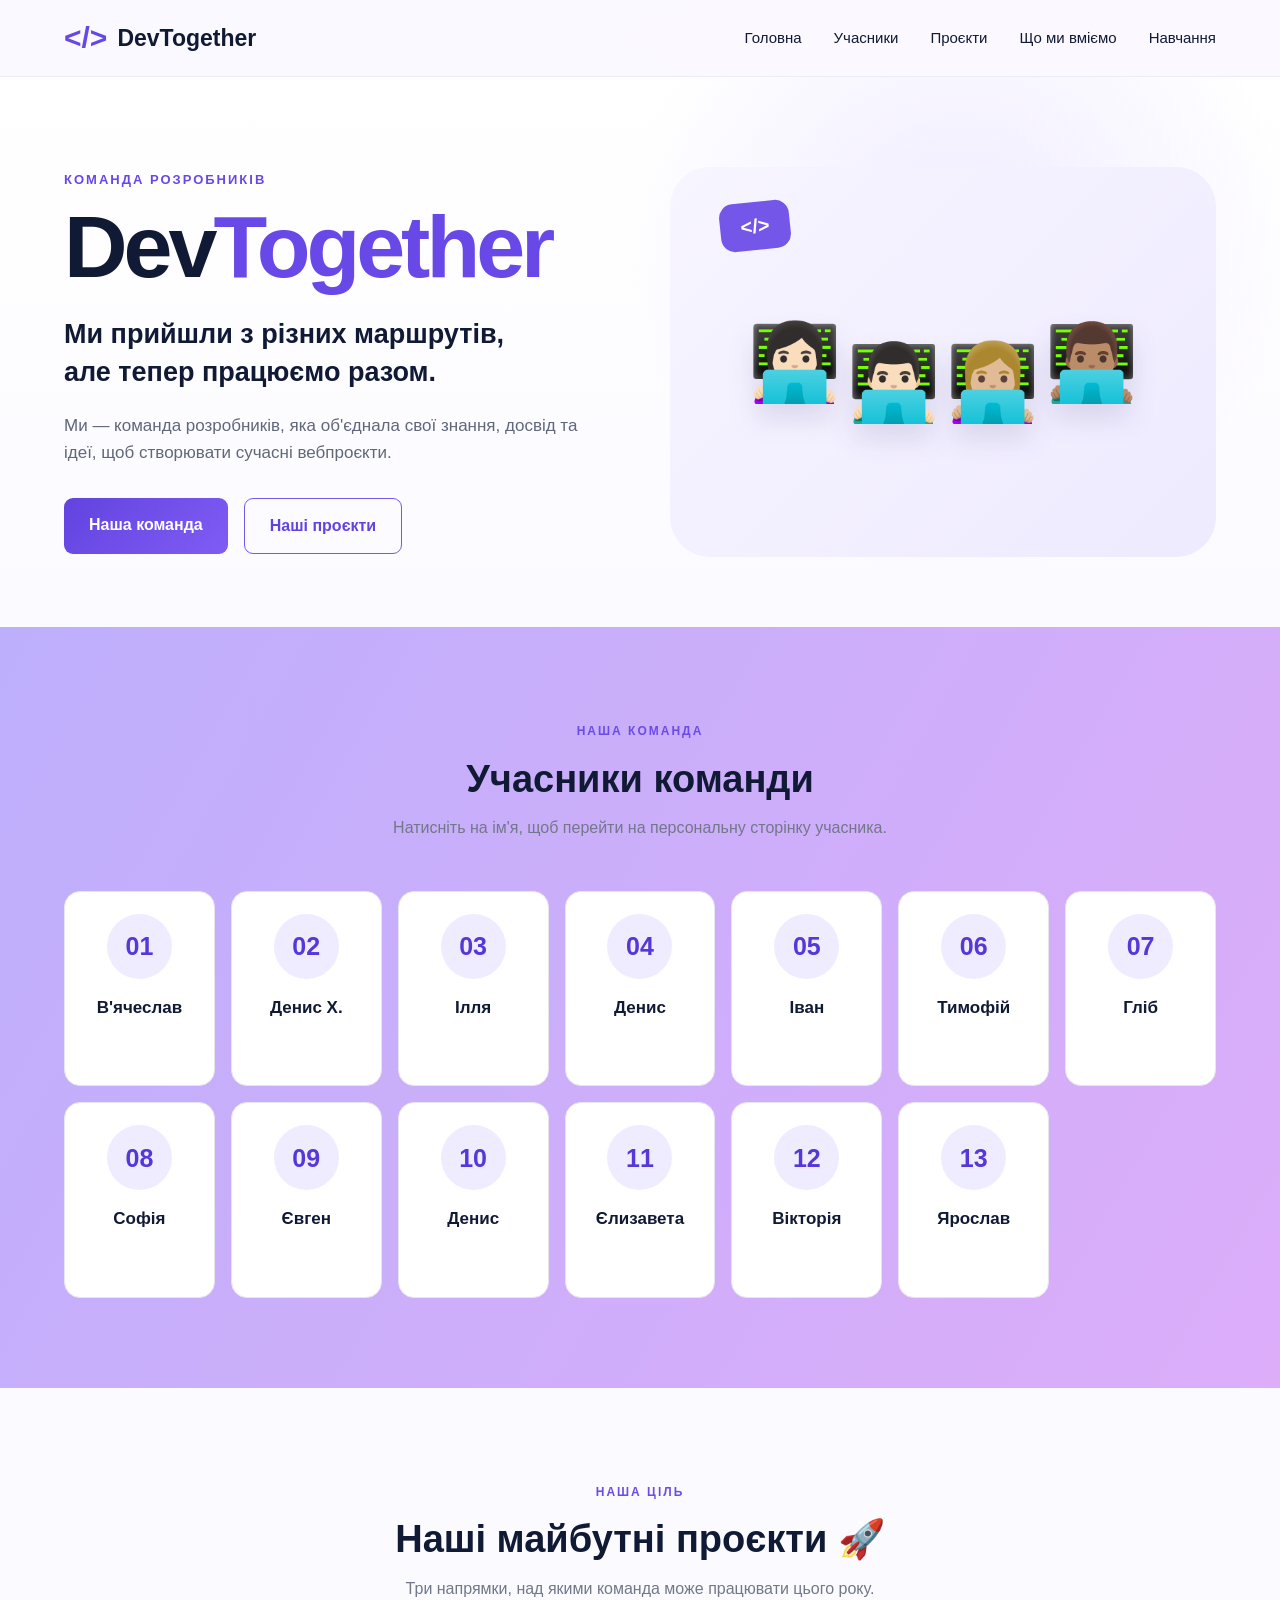
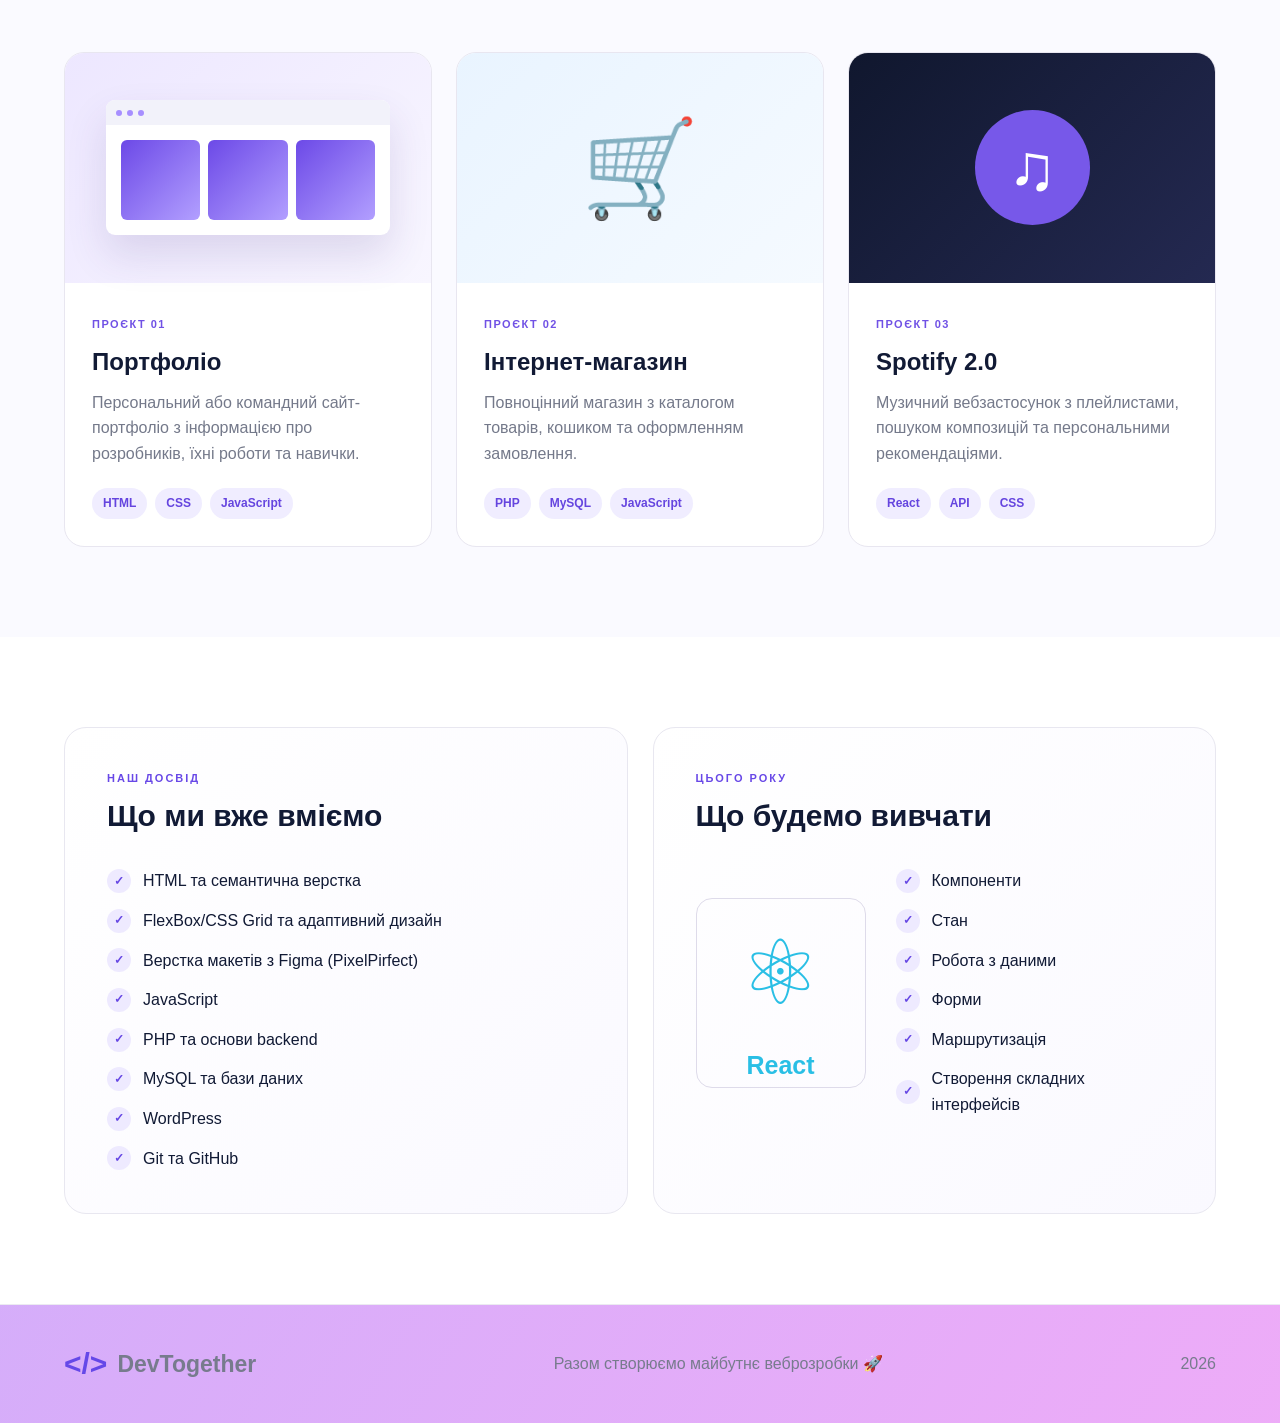
<file: index.html>
<!DOCTYPE html>
<html lang="uk">
<head>
    <meta charset="UTF-8">
    <meta name="viewport" content="width=device-width, initial-scale=1.0">

    <title>DevTogether</title>

    <link rel="stylesheet" href="style.css">
</head>

<body>

<header class="header">
    <div class="container nav">

        <a href="#" class="logo">
            <span>&lt;/&gt;</span>
            DevTogether
        </a>

        <nav>
            <a href="#home">Головна</a>
            <a href="#team">Учасники</a>
            <a href="#projects">Проєкти</a>
            <a href="#skills">Що ми вміємо</a>
            <a href="#learning">Навчання</a>
        </nav>

    </div>
</header>


<main>

    <!-- HERO -->
    <section class="hero" id="home">

        <div class="container hero-content">

            <div class="hero-text">

                <p class="small-title">КОМАНДА РОЗРОБНИКІВ</p>

                <h1>
                    Dev<span>Together</span>
                </h1>

                <h2>
                    Ми прийшли з різних маршрутів,<br>
                    але тепер працюємо разом.
                </h2>

                <p>
                    Ми — команда розробників, яка об'єднала свої знання,
                    досвід та ідеї, щоб створювати сучасні вебпроєкти.
                </p>

                <div class="hero-buttons">
                    <a href="#team" class="button primary">
                        Наша команда
                    </a>

                    <a href="#projects" class="button secondary">
                        Наші проєкти
                    </a>
                </div>

            </div>


            <div class="hero-image">

                <div class="code-decoration code-one">
                    &lt;/&gt;
                </div>

                <div class="team-illustration">

                    <div class="person">
                        👩🏻‍💻
                    </div>

                    <div class="person">
                        👨🏻‍💻
                    </div>

                    <div class="person">
                        👩🏼‍💻
                    </div>

                    <div class="person">
                        👨🏽‍💻
                    </div>

                </div>

            </div>

        </div>

    </section>



    <!-- TEAM -->
    <section class="section" id="team">

        <div class="container">

            <div class="section-title">
                <span>НАША КОМАНДА</span>
                <h2>Учасники команди</h2>
                <p>
                    Натисніть на ім'я, щоб перейти на персональну сторінку учасника.
                </p>
            </div>


            <div class="team-grid">

                <a href="students/slavik.html" class="student-card">
                    <div class="number">01</div>
                    <h3>В'ячеслав</h3>
                    <span>Переглянути профіль →</span>
                </a>

                <a href="students/student2.html" class="student-card">
                    <div class="number">02</div>
                    <h3>Денис Х.</h3>
                    <span>Переглянути профіль →</span>
                </a>

                <a href="students/illy.html" class="student-card">
                    <div class="number">03</div>
                    <h3>Ілля</h3>
                    <span>Переглянути профіль →</span>
                </a>

                <a href="students/denis.html" class="student-card">
                    <div class="number">04</div>
                    <h3>Денис</h3>
                    <span>Переглянути профіль →</span>
                </a>

                <a href="students/cherkasskiy.html" class="student-card">
                    <div class="number">05</div>
                    <h3>Іван</h3>
                    <span>Переглянути профіль →</span>
                </a>

                <a href="students/timoha.html" class="student-card">
                    <div class="number">06</div>
                    <h3>Тимофій</h3>
                    <span>Переглянути профіль →</span>
                </a>

                <a href="students/Zinovieva.html" class="student-card">
                    <div class="number">07</div>
                    <h3>Гліб</h3>
                    <span>Переглянути профіль →</span>
                </a>

                <a href="students/sofiya.html" class="student-card">
                    <div class="number">08</div>
                    <h3>Софія</h3>
                    <span>Переглянути профіль →</span>
                </a>

                <a href="students/zheka.html" class="student-card">
                    <div class="number">09</div>
                    <h3>Євген</h3>
                    <span>Переглянути профіль →</span>
                </a>

                <a href="students/student10.html" class="student-card">
                    <div class="number">10</div>
                    <h3>Денис</h3>
                    <span>Переглянути профіль →</span>
                </a>

                <a href="students/Kushka.html" class="student-card">
                    <div class="number">11</div>
                    <h3>Єлизавета</h3>
                    <span>Переглянути профіль →</span>
                </a>

                <a href="students/Ihnatenko.html" class="student-card">
                    <div class="number">12</div>
                    <h3>Вікторія</h3>
                    <span>Переглянути профіль →</span>
                </a>

                <a href="students/Darken.html" class="student-card">
                    <div class="number">13</div>
                    <h3>Ярослав</h3>
                    <span>Переглянути профіль →</span>
                </a>

            </div>

        </div>

    </section>



    <!-- PROJECTS -->
    <section class="section projects-section" id="projects">

        <div class="container">

            <div class="section-title">
                <span>НАША ЦІЛЬ</span>
                <h2>Наші майбутні проєкти 🚀</h2>
                <p>
                    Три напрямки, над якими команда може працювати цього року.
                </p>
            </div>


            <div class="projects-grid">

                <!-- PROJECT 1 -->
                <article class="project-card">

                    <div class="project-preview purple">

                        <div class="browser">
                            <div class="browser-top">
                                <i></i>
                                <i></i>
                                <i></i>
                            </div>

                            <div class="portfolio-preview">
                                <div></div>
                                <div></div>
                                <div></div>
                            </div>
                        </div>

                    </div>

                    <div class="project-content">

                        <span class="project-number">
                            ПРОЄКТ 01
                        </span>

                        <h3>Портфоліо</h3>

                        <p>
                            Персональний або командний сайт-портфоліо
                            з інформацією про розробників, їхні роботи та навички.
                        </p>

                        <div class="tags">
                            <span>HTML</span>
                            <span>CSS</span>
                            <span>JavaScript</span>
                        </div>

                    </div>

                </article>



                <!-- PROJECT 2 -->
                <article class="project-card">

                    <div class="project-preview blue">

                        <div class="shop-icon">
                            🛒
                        </div>

                    </div>

                    <div class="project-content">

                        <span class="project-number">
                            ПРОЄКТ 02
                        </span>

                        <h3>Інтернет-магазин</h3>

                        <p>
                            Повноцінний магазин з каталогом товарів,
                            кошиком та оформленням замовлення.
                        </p>

                        <div class="tags">
                            <span>PHP</span>
                            <span>MySQL</span>
                            <span>JavaScript</span>
                        </div>

                    </div>

                </article>



                <!-- PROJECT 3 -->
                <article class="project-card">

                    <div class="project-preview dark">

                        <div class="spotify-icon">
                            ♫
                        </div>

                    </div>

                    <div class="project-content">

                        <span class="project-number">
                            ПРОЄКТ 03
                        </span>

                        <h3>Spotify 2.0</h3>

                        <p>
                            Музичний вебзастосунок з плейлистами,
                            пошуком композицій та персональними рекомендаціями.
                        </p>

                        <div class="tags">
                            <span>React</span>
                            <span>API</span>
                            <span>CSS</span>
                        </div>

                    </div>

                </article>

            </div>

        </div>

    </section>



    <!-- SKILLS + LEARNING -->
    <section class="section knowledge-section">

        <div class="container knowledge-grid">


            <!-- SKILLS -->
            <div class="info-card" id="skills">

                <div class="info-label">
                    НАШ ДОСВІД
                </div>

                <h2>Що ми вже вміємо</h2>

                <ul class="skill-list">

                    <li>
                        <span>✓</span>
                        HTML та семантична верстка
                    </li>

                    <li>
                        <span>✓</span>
                        FlexBox/CSS Grid та адаптивний дизайн
                    </li>

                    <li>
                        <span>✓</span>
                        Верстка макетів з Figma (PixelPirfect)
                    </li>

                    <li>
                        <span>✓</span>
                        JavaScript 
                    </li>

                    <li>
                        <span>✓</span>
                        PHP та основи backend
                    </li>

                    <li>
                        <span>✓</span>
                        MySQL та бази даних
                    </li>

                    <li>
                        <span>✓</span>
                        WordPress
                    </li>

                    <li>
                        <span>✓</span>
                        Git та GitHub
                    </li>
                </ul>

            </div>



            <!-- REACT -->
            <div class="info-card react-card" id="learning">

                <div class="info-label">
                    ЦЬОГО РОКУ
                </div>

                <h2>Що будемо вивчати</h2>


                <div class="react-content">

                    <div class="react-logo">
                        ⚛
                        <strong>React</strong>
                    </div>


                    <ul class="skill-list">

                        <li>
                            <span>✓</span>
                            Компоненти
                        </li>

                        <li>
                            <span>✓</span>
                            Стан
                        </li>

                        <li>
                            <span>✓</span>
                            Робота з даними
                        </li>

                        <li>
                            <span>✓</span>
                            Форми
                        </li>

                        <li>
                            <span>✓</span>
                            Маршрутизація
                        </li>

                        <li>
                            <span>✓</span>
                            Створення складних інтерфейсів
                        </li>

                    </ul>

                </div>

            </div>

        </div>

    </section>

</main>



<footer>

    <div class="container footer-content">

        <a href="#" class="logo">
            <span>&lt;/&gt;</span>
            DevTogether
        </a>

        <p>
            Разом створюємо майбутнє веброзробки 🚀
        </p>

        <p>
            2026
        </p>

    </div>

</footer>


</body>
</html>
</file>
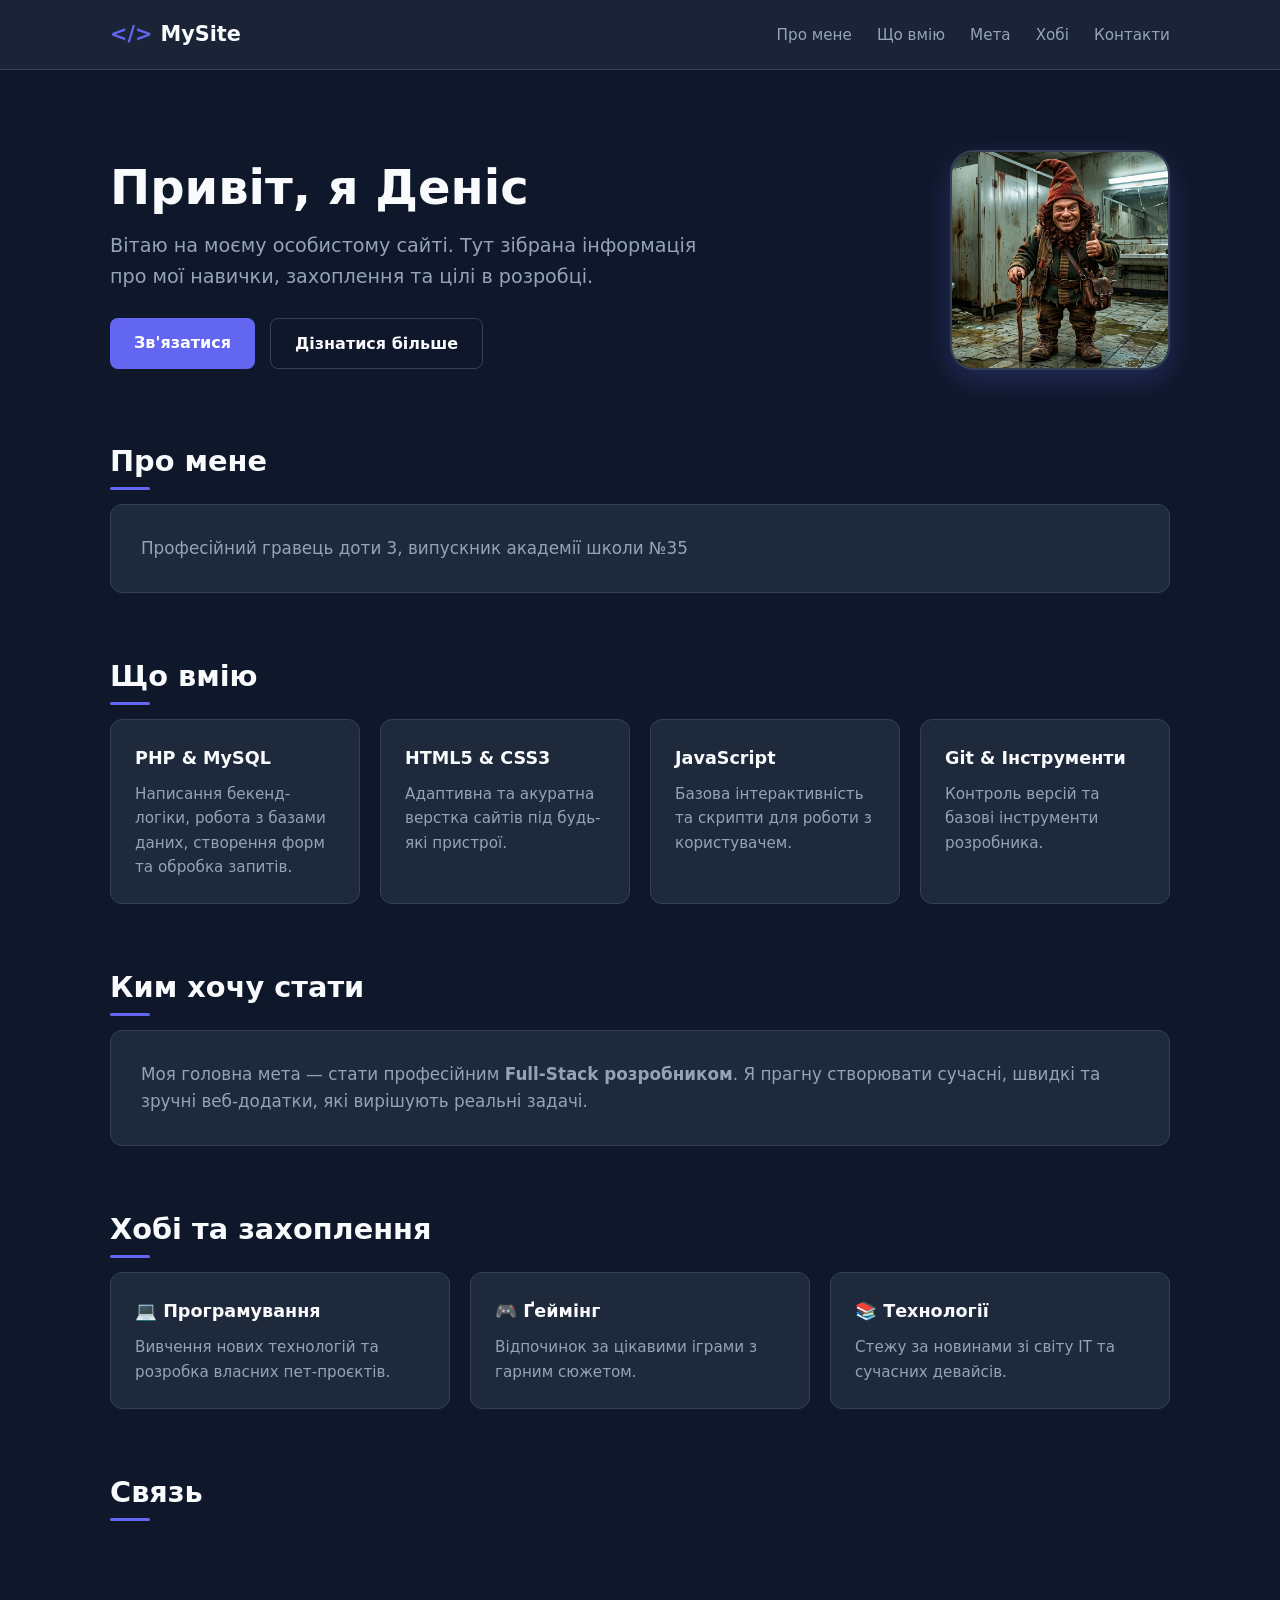
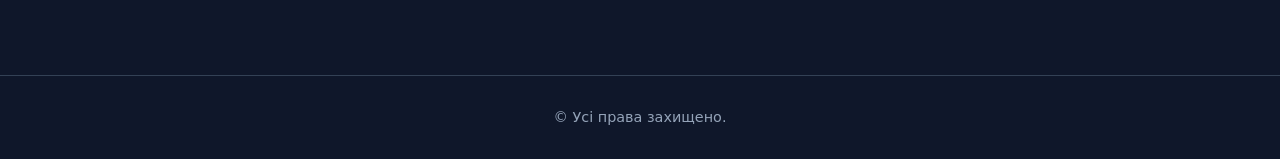
<file: students/denis.html>
<!DOCTYPE html>
<html lang="uk">
<head>
    <meta charset="UTF-8">
    <meta name="viewport" content="width=device-width, initial-scale=1.0">
    <title>Персональний сайт</title>
    <style>
        :root {
            --primary: #6366f1;
            --primary-hover: #4f46e5;
            --bg: #0f172a;
            --card-bg: #1e293b;
            --text-main: #f8fafc;
            --text-muted: #94a3b8;
            --border: #334155;
        }

        * {
            margin: 0;
            padding: 0;
            box-sizing: border-box;
            font-family: 'Inter', system-ui, -apple-system, sans-serif;
        }

        body {
            background-color: var(--bg);
            color: var(--text-main);
            line-height: 1.6;
        }

        /* Навігація / Шапка */
        header {
            background: rgba(30, 41, 59, 0.8);
            backdrop-filter: blur(10px);
            position: sticky;
            top: 0;
            z-index: 100;
            border-bottom: 1px solid var(--border);
        }

        .nav-container {
            max-width: 1100px;
            margin: 0 auto;
            padding: 18px 20px;
            display: flex;
            justify-content: space-between;
            align-items: center;
        }

        .logo {
            font-size: 1.3rem;
            font-weight: 700;
            color: var(--text-main);
            text-decoration: none;
            display: flex;
            align-items: center;
            gap: 8px;
        }

        .logo span {
            color: var(--primary);
        }

        nav ul {
            display: flex;
            list-style: none;
            gap: 25px;
        }

        nav a {
            color: var(--text-muted);
            text-decoration: none;
            font-size: 0.95rem;
            font-weight: 500;
            transition: color 0.2s;
        }

        nav a:hover {
            color: var(--primary);
        }

        /* Контейнер для секцій */
        main {
            max-width: 1100px;
            margin: 0 auto;
            padding: 40px 20px;
        }

        .section {
            margin-bottom: 60px;
            scroll-margin-top: 90px;
        }

        .section-title {
            font-size: 1.8rem;
            margin-bottom: 20px;
            color: var(--text-main);
            position: relative;
            display: inline-block;
        }

        .section-title::after {
            content: '';
            position: absolute;
            left: 0;
            bottom: -6px;
            width: 40px;
            height: 3px;
            background: var(--primary);
            border-radius: 2px;
        }

        /* Банер / Головний блок з фоткою */
        .hero {
            padding: 40px 0 60px;
            display: flex;
            align-items: center;
            justify-content: space-between;
            gap: 40px;
        }

        .hero-text {
            flex: 1;
        }

        .hero h1 {
            font-size: 3rem;
            font-weight: 800;
            margin-bottom: 15px;
            line-height: 1.2;
        }

        .hero p {
            font-size: 1.2rem;
            color: var(--text-muted);
            max-width: 600px;
            margin-bottom: 25px;
        }

        /* Блок фотки */
        .hero-avatar {
            position: relative;
            flex-shrink: 0;
        }

        .hero-avatar img {
            width: 220px;
            height: 220px;
            object-fit: cover;
            border-radius: 24px;
            border: 2px solid var(--border);
            box-shadow: 0 10px 30px rgba(99, 102, 241, 0.25);
            transition: transform 0.3s ease, border-color 0.3s ease;
        }

        .hero-avatar img:hover {
            transform: translateY(-5px);
            border-color: var(--primary);
        }

        /* Заглушка якщо зображення не завантажилось або відсутнє */
        .avatar-placeholder {
            width: 220px;
            height: 220px;
            border-radius: 24px;
            background: var(--card-bg);
            border: 2px dashed var(--border);
            display: flex;
            align-items: center;
            justify-content: center;
            color: var(--text-muted);
            font-size: 0.9rem;
            text-align: center;
            padding: 10px;
        }

        /* Картки та Сітки */
        .grid-cards {
            display: grid;
            grid-template-columns: repeat(auto-fit, minmax(240px, 1fr));
            gap: 20px;
        }

        .card {
            background: var(--card-bg);
            border: 1px solid var(--border);
            padding: 24px;
            border-radius: 12px;
            transition: transform 0.2s, border-color 0.2s;
        }

        .card:hover {
            transform: translateY(-3px);
            border-color: var(--primary);
        }

        .card h3 {
            font-size: 1.1rem;
            margin-bottom: 10px;
            color: var(--text-main);
        }

        .card p {
            color: var(--text-muted);
            font-size: 0.95rem;
        }

        /* Текстовий блок */
        .content-block {
            background: var(--card-bg);
            border: 1px solid var(--border);
            padding: 30px;
            border-radius: 12px;
            color: var(--text-muted);
            font-size: 1.05rem;
        }

        /* Кнопки зв'язку */
        .btn-group {
            display: flex;
            gap: 15px;
            flex-wrap: wrap;
        }

        .btn {
            display: inline-block;
            padding: 12px 24px;
            background: var(--primary);
            color: white;
            text-decoration: none;
            border-radius: 8px;
            font-weight: 600;
            transition: background 0.2s;
        }

        .btn:hover {
            background: var(--primary-hover);
        }

        .btn-outline {
            background: transparent;
            border: 1px solid var(--border);
            color: var(--text-main);
        }

        .btn-outline:hover {
            background: var(--card-bg);
            border-color: var(--primary);
        }

        /* Футер */
        footer {
            border-top: 1px solid var(--border);
            text-align: center;
            padding: 30px 20px;
            color: var(--text-muted);
            font-size: 0.9rem;
            margin-top: 40px;
        }

        @media (max-width: 768px) {
            .hero {
                flex-direction: column-reverse;
                text-align: center;
                gap: 25px;
            }
            .hero h1 { font-size: 2.2rem; }
            .hero p { margin: 0 auto 25px; }
            .btn-group { justify-content: center; }
            nav ul { gap: 15px; }
        }
    </style>
</head>
<body>

    <header>
        <div class="nav-container">
            <a href="#" class="logo"><span>&lt;/&gt;</span> MySite</a>
            <nav>
                <ul>
                    <li><a href="#about">Про мене</a></li>
                    <li><a href="#skills">Що вмію</a></li>
                    <li><a href="#goals">Мета</a></li>
                    <li><a href="#hobbies">Хобі</a></li>
                    <li><a href="#contact">Контакти</a></li>
                </ul>
            </nav>
        </div>
    </header>

    <main>
        <section class="hero">
            <div class="hero-text">
                <h1>Привіт, я Деніс</h1>
                <p>Вітаю на моєму особистому сайті. Тут зібрана інформація про мої навички, захоплення та цілі в розробці.</p>
                <div class="btn-group">
                    <a href="#contact" class="btn">Зв'язатися</a>
                    <a href="#about" class="btn btn-outline">Дізнатися більше</a>
                </div>
            </div>
            
            <!-- Место під фотографію -->
            <div class="hero-avatar">
                <img src="Gemini_Generated_Image_gj2o50gj2o50gj2o.jpg" alt="Деніс" onerror="this.onerror=null; this.parentElement.innerHTML='<div class=\'avatar-placeholder\'>Тут буде твоя фотка (photo.jpg)</div>';">
            </div>
        </section>

        <section id="about" class="section">
            <h2 class="section-title">Про мене</h2>
            <div class="content-block">
                <p>Професійний гравець доти 3, випускник академії школи №35</p>
            </div>
        </section>

        <section id="skills" class="section">
            <h2 class="section-title">Що вмію</h2>
            <div class="grid-cards">
                <div class="card">
                    <h3>PHP & MySQL</h3>
                    <p>Написання бекенд-логіки, робота з базами даних, створення форм та обробка запитів.</p>
                </div>
                <div class="card">
                    <h3>HTML5 & CSS3</h3>
                    <p>Адаптивна та акуратна верстка сайтів під будь-які пристрої.</p>
                </div>
                <div class="card">
                    <h3>JavaScript</h3>
                    <p>Базова інтерактивність та скрипти для роботи з користувачем.</p>
                </div>
                <div class="card">
                    <h3>Git & Інструменти</h3>
                    <p>Контроль версій та базові інструменти розробника.</p>
                </div>
            </div>
        </section>

        <section id="goals" class="section">
            <h2 class="section-title">Ким хочу стати</h2>
            <div class="content-block">
                <p>Моя головна мета — стати професійним <strong>Full-Stack розробником</strong>. Я прагну створювати сучасні, швидкі та зручні веб-додатки, які вирішують реальні задачі.</p>
            </div>
        </section>

        <section id="hobbies" class="section">
            <h2 class="section-title">Хобі та захоплення</h2>
            <div class="grid-cards">
                <div class="card">
                    <h3>💻 Програмування</h3>
                    <p>Вивчення нових технологій та розробка власних пет-проєктів.</p>
                </div>
                <div class="card">
                    <h3>🎮 Ґеймінг</h3>
                    <p>Відпочинок за цікавими іграми з гарним сюжетом.</p>
                </div>
                <div class="card">
                    <h3>📚 Технології</h3>
                    <p>Стежу за новинами зі світу IT та сучасних девайсів.</p>
                </div>
            </div>
        </section>

        <section id="contact" class="section">
            <h2 class="section-title">Связь</h2>
            </div>
        </section>
    </main>

    <footer>
        <p>&copy; <?php echo date('Y'); ?> Усі права захищено.</p>
    </footer>

</body>
</html>
</file>
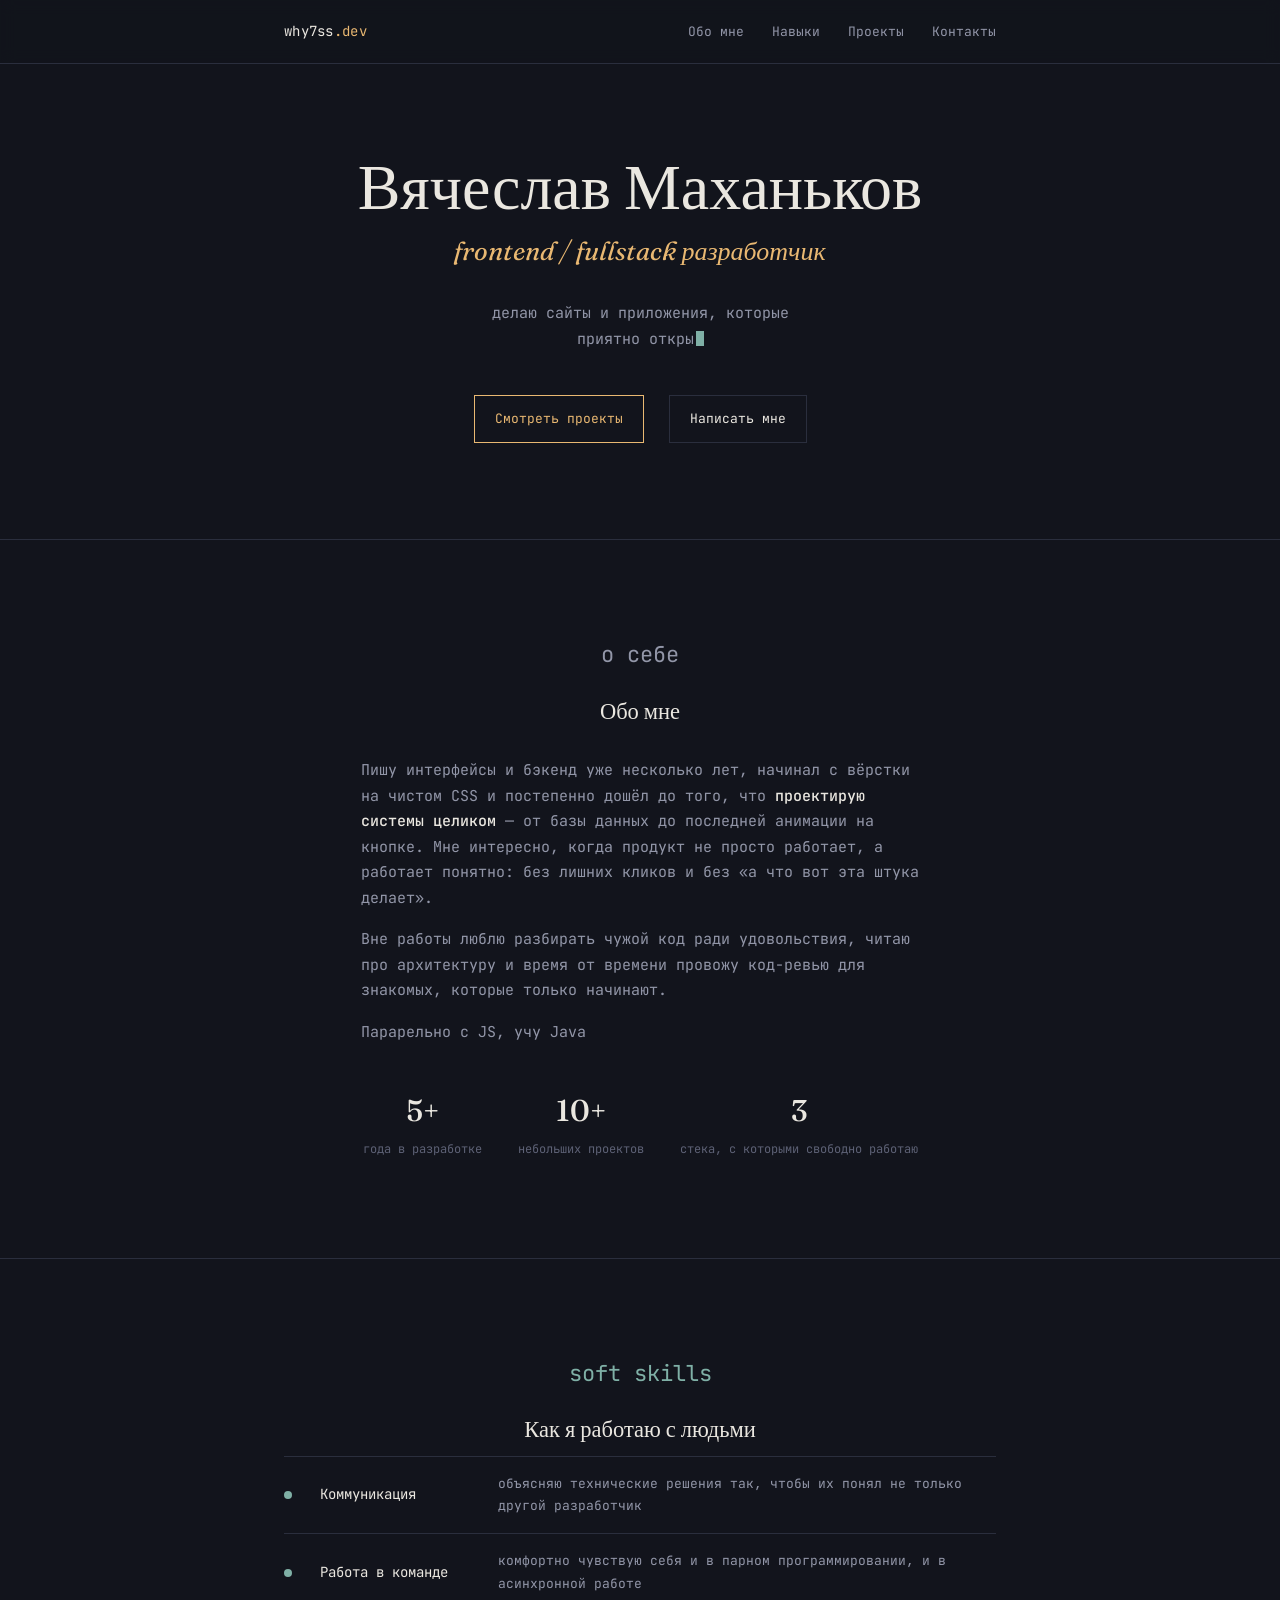
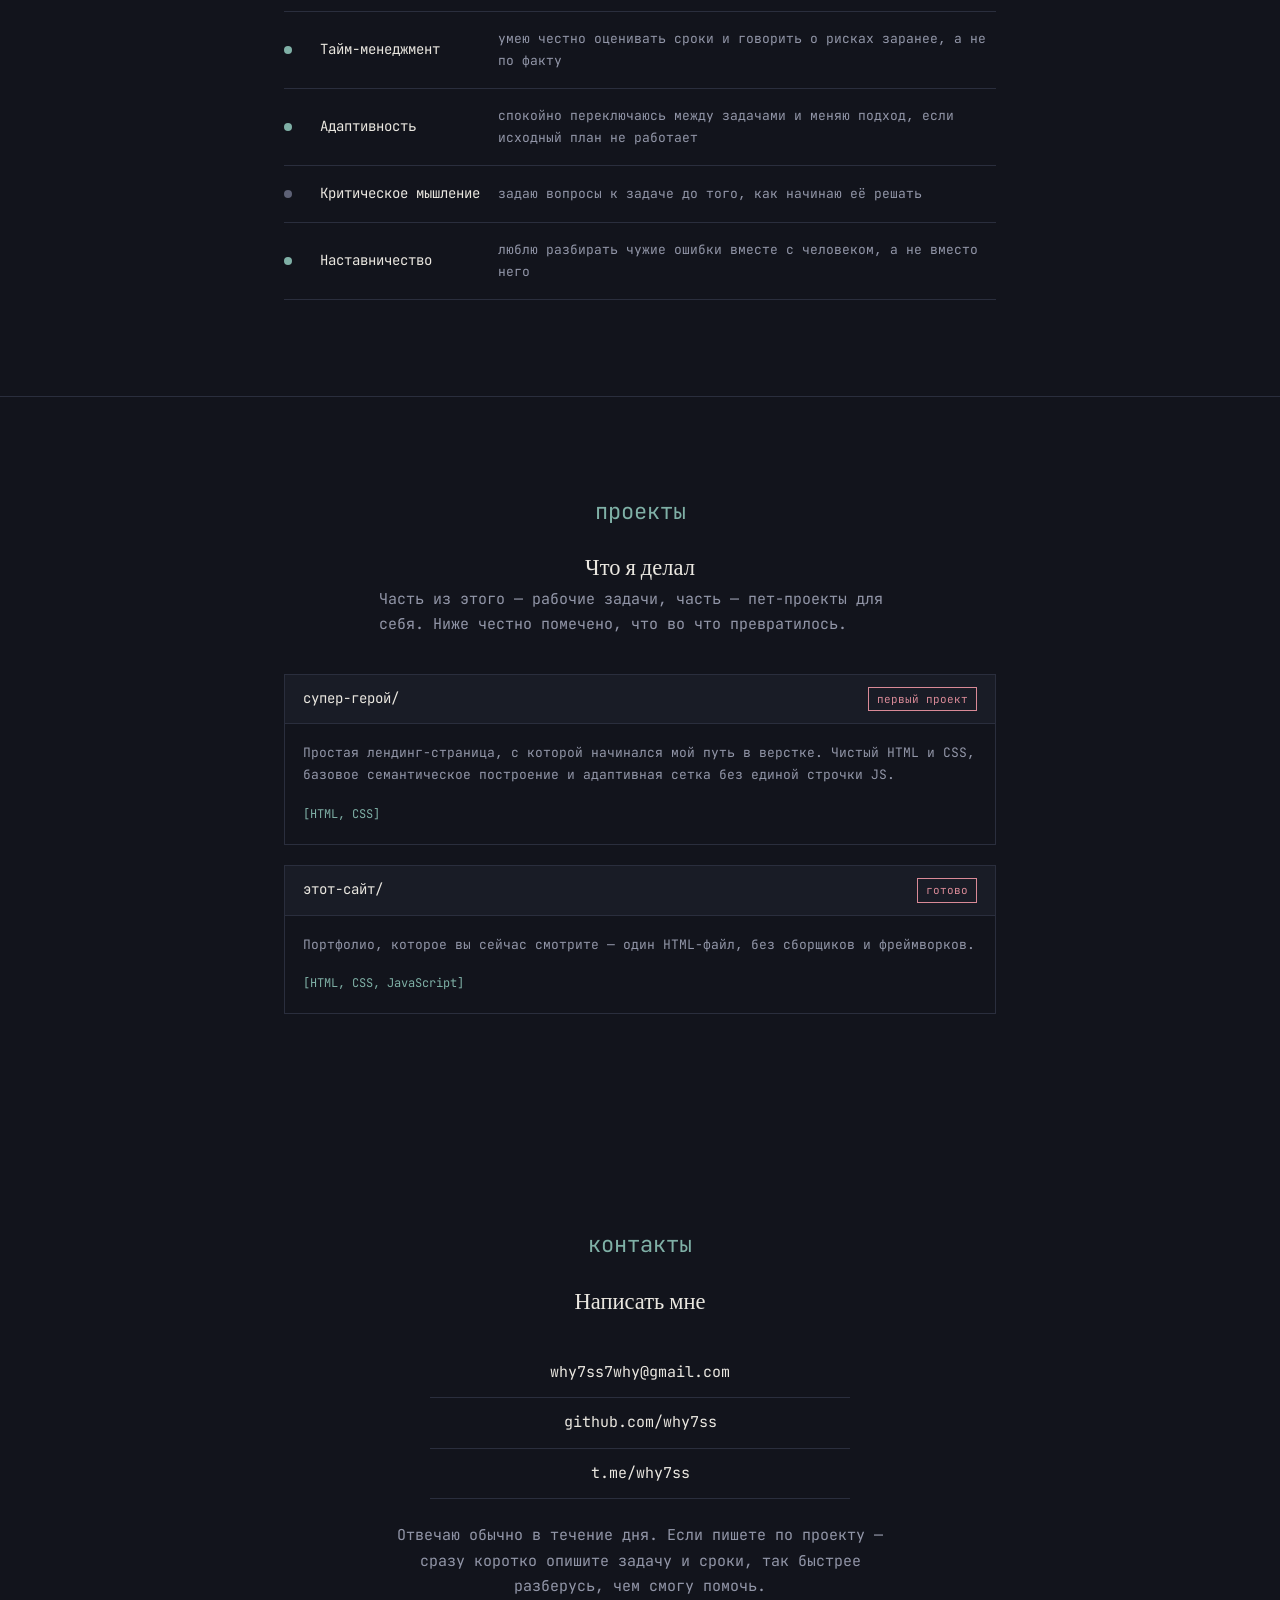
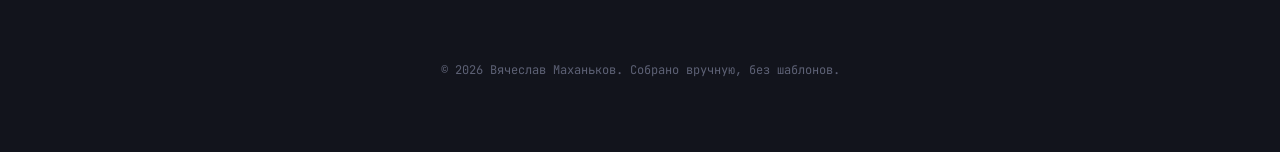
<file: students/slavik.html>
<!DOCTYPE html>
<html lang="ru">
<head>
<meta charset="UTF-8">
<meta name="viewport" content="width=device-width, initial-scale=1.0">
<title>Вячеслав Маханьков - разработчик</title>
<link rel="preconnect" href="https://fonts.googleapis.com">
<link rel="preconnect" href="https://fonts.gstatic.com" crossorigin>
<link href="https://fonts.googleapis.com/css2?family=Fraunces:ital,wght@0,300;0,500;0,600;1,500&family=JetBrains+Mono:wght@400;500;700&display=swap" rel="stylesheet">
<style>

  /* ---------- tokens ---------- */
  :root{
    --bg: #12141c;
    --panel: #191c26;
    --panel-2: #1f2330;
    --border: #2a2e3d;
    --text: #eae7e0;
    --dim: #9296a8;
    --dim-2: #5d6175;
    --accent: #e9b872;
    --accent-2: #7fb0a6;
    --tag: #d98a97;
    --navbar-h: 64px;
    --font-display: 'Fraunces', Georgia, serif;
    --font-mono: 'JetBrains Mono', 'Courier New', monospace;
  }

  *{
    box-sizing: border-box; 
}

  html{ scroll-behavior: smooth; }
  @media (prefers-reduced-motion: reduce){
    html{ scroll-behavior: auto; }
    *{ animation-duration: 0.001ms !important; transition-duration: 0.001ms !important; }
  }

  body{
    margin: 0;
    background: var(--bg);
    color: var(--text);
    font-family: var(--font-mono);
    font-size: 15px;
    line-height: 1.7;
    -webkit-font-smoothing: antialiased;
  }

  a{ color: inherit; }

  h1, h2, h3{
    font-family: var(--font-display);
    font-weight: 500;
    margin: 0;
  }

  ::selection{ background: var(--accent); color: #12141c; }

  .wrap{
    max-width: 760px;
    margin: 0 auto;
    padding: 0 24px;
  }

  /* ---------- navbar (standard, top, centered content) ---------- */
  .navbar{
    position: sticky;
    top: 0;
    z-index: 30;
    height: var(--navbar-h);
    background: rgba(18, 20, 28, 0.9);
    backdrop-filter: blur(8px);
    border-bottom: 1px solid var(--border);
    display: flex;
    align-items: center;
  }

  .navbar__inner{
    max-width: 760px;
    margin: 0 auto;
    padding: 0 24px;
    width: 100%;
    display: flex;
    align-items: center;
    justify-content: space-between;
  }

  .navbar__brand{
    text-decoration: none;
    font-size: 14px;
    color: var(--text);
    letter-spacing: 0.02em;
  }
  .navbar__brand span{ color: var(--accent); }

  .navbar__links{
    display: flex;
    gap: 28px;
    list-style: none;
    margin: 0;
    padding: 0;
  }

  .navbar__links a{
    text-decoration: none;
    color: var(--dim);
    font-size: 13px;
    padding: 6px 0;
    border-bottom: 1px solid transparent;
    transition: color 0.2s ease, border-color 0.2s ease;
  }
  .navbar__links a:hover{ color: var(--text); }
  .navbar__links a.is-active{
    color: var(--accent);
    border-bottom-color: var(--accent);
  }

  .navbar__toggle{
    display: none;
    background: none;
    border: 1px solid var(--border);
    color: var(--text);
    font-family: var(--font-mono);
    font-size: 12px;
    padding: 7px 12px;
    cursor: pointer;
  }

  .mobile-menu{
    display: none;
    flex-direction: column;
    background: var(--panel);
    border-bottom: 1px solid var(--border);
  }
  .mobile-menu.is-open{ display: flex; }
  .mobile-menu a{
    text-decoration: none;
    color: var(--dim);
    padding: 14px 24px;
    border-top: 1px solid var(--border);
    font-size: 13px;
  }
  .mobile-menu a.is-active{ color: var(--accent); }

  /* ---------- sections, centered column ---------- */
  main{ min-width: 0; }

  section{
    padding: 96px 0;
  }

  section + section{
    border-top: 1px solid var(--border);
  }

  .eyebrow{
    color: var(--accent-2);
    font-size: 22px;
    margin: 0 0 18px 0;
  }

  /* ---------- hero ---------- */
  .hero{ padding-top: 88px; text-align: center; }

  .hero__name{
    font-size: clamp(38px, 6vw, 64px);
    line-height: 1.05;
    color: var(--text);
  }

  .hero__role{
    font-family: var(--font-display);
    font-style: italic;
    font-size: clamp(20px, 3vw, 26px);
    color: var(--accent);
    margin-top: 10px;
  }

  .hero__tagline{
    margin: 28px auto 0;
    color: var(--dim);
    font-size: 15px;
    max-width: 52ch;
    min-height: 54px;
    white-space: pre-line;
  }

  .hero__cursor{
    display: inline-block;
    width: 8px;
    height: 15px;
    background: var(--accent-2);
    margin-left: 2px;
    animation: blink 1s steps(1) infinite;
    vertical-align: -2px;
    white-space: nowrap;
  }

  @keyframes blink{
    0%, 49%{ opacity: 1; }
    50%, 100%{ opacity: 0; }
  }

  .hero__ctas{
    margin-top: 40px;
    display: flex;
    gap: 25px;
    flex-wrap: wrap;
    justify-content: center;
  }

  .btn{
    font-family: var(--font-mono);
    font-size: 13px;
    text-decoration: none;
    padding: 12px 20px;
    border: 1px solid var(--border);
    color: var(--text);
    transition: border-color 0.2s ease, color 0.2s ease, background 0.2s ease;
  }
  .btn--primary{
    border-color: var(--accent);
    color: var(--accent);
  }
  .btn:hover{
    border-color: var(--text);
  }
  .btn--primary:hover{
    background: var(--accent);
    color: var(--bg);
  }

  /* ---------- about ---------- */
  .about{ text-align: center; }
  .about .eyebrow, .about h2{ text-align: center; }
  .about p{
    color: var(--dim);
    max-width: 62ch;
    margin-left: auto;
    margin-right: auto;
    text-align: left;
  }
  .about p + p{ margin-top: 16px; }
  .about strong{ color: var(--text); font-weight: 500; }

  .stat-row{
    display: flex;
    gap: 36px;
    margin-top: 40px;
    justify-content: center;
    flex-wrap: wrap;
  }
  .stat{ text-align: center; }
  .stat b{
    display: block;
    font-family: var(--font-display);
    font-size: 30px;
    color: var(--text);
    font-weight: 500;
  }
  .stat span{
    color: var(--dim-2);
    font-size: 12px;
  }

  .hero__cursor.is-hidden {
    display: none;
  }

  /* ---------- skills (log style) ---------- */
  .skills{ text-align: center; }
  .log{
    margin-top: 8px;
    border-top: 1px solid var(--border);
    text-align: left;
  }

  .log__row{
    display: grid;
    grid-template-columns: 18px 160px 1fr;
    gap: 18px;
    padding: 16px 0;
    border-bottom: 1px solid var(--border);
    align-items: center;
  }

  .log__dot{
    width: 8px;
    height: 8px;
    border-radius: 50%;
    background: var(--dim-2);
    align-self: center;
    transition: background 0.4s ease;
  }
  .log__row.is-seen .log__dot{ background: var(--accent-2); }

  .log__label{
    color: var(--text);
    font-size: 14px;
  }

  .log__desc{
    color: var(--dim);
    font-size: 13px;
  }

  /* ---------- projects ---------- */
  .projects{ text-align: center; }
  .projects__intro{
    color: var(--dim);
    max-width: 58ch;
    margin: 0 auto 36px;
    text-align: left;
  }

  .proj{
    border: 1px solid var(--border);
    margin-bottom: 20px;
    text-align: left;
  }

  .proj__head{
    display: flex;
    align-items: center;
    justify-content: space-between;
    padding: 12px 18px;
    background: var(--panel);
    border-bottom: 1px solid var(--border);
  }

  .proj__name{
    color: var(--text);
    font-size: 14px;
  }

  .proj__status{
    font-size: 11px;
    color: var(--tag);
    border: 1px solid var(--tag);
    padding: 2px 8px;
  }

  .proj__body{
    padding: 18px;
  }

  .proj__desc{
    color: var(--dim);
    font-size: 13px;
    margin: 0 0 14px 0;
  }

  .proj__stack{
    color: var(--accent-2);
    font-size: 12px;
  }

  /* ---------- contact / footer ---------- */
  footer{
    padding: 96px 0 60px;
    text-align: center;
  }
  .contact__lines{
    max-width: 420px;
    margin: 28px auto 0;
  }
  .contact__lines a{
    display: block;
    text-decoration: none;
    color: var(--text);
    font-size: 15px;
    padding: 12px 0;
    border-bottom: 1px solid var(--border);
  }
  .contact__lines a:hover{ color: var(--accent); }

  .contact__note{
    color: var(--dim);
    margin: 24px auto 0;
    max-width: 56ch;
  }

  .copyright{
    margin-top: 60px;
    color: var(--dim-2);
    font-size: 12px;
  }

  /* ---------- responsive ---------- */
  @media (max-width: 720px){
    .navbar__links{ display: none; }
    .navbar__toggle{ display: block; }
    section, footer{ padding: 64px 0; }
    .hero{ padding-top: 48px; }
    .log__row{ grid-template-columns: 14px 1fr; }
    .log__desc{ grid-column: 2; }
  }

</style>
</head>
<body>

<nav class="navbar" aria-label="Основная навигация">
  <div class="navbar__inner">
    <a class="navbar__brand" href="#hero">why7ss<span>.dev</span></a>
    <ul class="navbar__links">
      <li><a data-nav href="#about">Обо мне</a></li>
      <li><a data-nav href="#skills">Навыки</a></li>
      <li><a data-nav href="#projects">Проекты</a></li>
      <li><a data-nav href="#contact">Контакты</a></li>
    </ul>
    <button class="navbar__toggle" id="menuToggle" aria-expanded="false">меню</button>
  </div>
</nav>
<div class="mobile-menu" id="mobileMenu" aria-label="Мобильная навигация">
  <a data-nav href="#hero">Главная</a>
  <a data-nav href="#about">Обо мне</a>
  <a data-nav href="#skills">Навыки</a>
  <a data-nav href="#projects">Проекты</a>
  <a data-nav href="#contact">Контакты</a>
</div>

<main>
  <!-- HERO -->
  <section class="hero" id="hero">
    <div class="wrap">
      <h1 class="hero__name">Вячеслав Маханьков</h1>
      <p class="hero__role">frontend / fullstack разработчик</p>
      <p class="hero__tagline"><span id="typedText"></span><span class="hero__cursor"></span></p>
      <div class="hero__ctas">
        <a class="btn btn--primary" href="#projects">Смотреть проекты</a>
        <a class="btn" href="#contact">Написать мне</a>
      </div>
    </div>
  </section>

  <!-- ABOUT -->
  <section class="about" id="about">
    <div class="wrap">
      <p class="eyebrow">о себе</p>
      <h2>Обо мне</h2>
      <div style="margin-top:28px;">
        <p>Пишу интерфейсы и бэкенд уже несколько лет, начинал с вёрстки на чистом
          CSS и постепенно дошёл до того, что <strong>проектирую системы целиком</strong> — от базы данных
          до последней анимации на кнопке. Мне интересно, когда продукт не просто работает, а работает
          понятно: без лишних кликов и без «а что вот эта штука делает».</p>
        <p>Вне работы люблю разбирать чужой код ради удовольствия, читаю про архитектуру и время от времени
          провожу код-ревью для знакомых, которые только начинают.</p>
          <p>Парарельно с JS, учу Java</p>
      </div>
      <div class="stat-row">
        <div class="stat"><b>5+</b><span>года в разработке</span></div>
        <div class="stat"><b>10+</b><span>небольших проектов</span></div>
        <div class="stat"><b>3</b><span>стека, с которыми свободно работаю</span></div>
      </div>
    </div>
  </section>

  <!-- SKILLS -->
  <section class="skills" id="skills">
    <div class="wrap">
      <p class="eyebrow">soft skills</p>
      <h2>Как я работаю с людьми</h2>
      <div class="log">
        <div class="log__row"><span class="log__dot"></span><span class="log__label">Коммуникация</span><span class="log__desc">объясняю технические решения так, чтобы их понял не только другой разработчик</span></div>
        <div class="log__row"><span class="log__dot"></span><span class="log__label">Работа в команде</span><span class="log__desc">комфортно чувствую себя и в парном программировании, и в асинхронной работе</span></div>
        <div class="log__row"><span class="log__dot"></span><span class="log__label">Тайм-менеджмент</span><span class="log__desc">умею честно оценивать сроки и говорить о рисках заранее, а не по факту</span></div>
        <div class="log__row"><span class="log__dot"></span><span class="log__label">Адаптивность</span><span class="log__desc">спокойно переключаюсь между задачами и меняю подход, если исходный план не работает</span></div>
        <div class="log__row"><span class="log__dot"></span><span class="log__label">Критическое мышление</span><span class="log__desc">задаю вопросы к задаче до того, как начинаю её решать</span></div>
        <div class="log__row"><span class="log__dot"></span><span class="log__label">Наставничество</span><span class="log__desc">люблю разбирать чужие ошибки вместе с человеком, а не вместо него</span></div>
      </div>
    </div>
  </section>

  <!-- PROJECTS -->
  <section class="projects" id="projects">
    <div class="wrap">
      <p class="eyebrow">проекты</p>
      <h2>Что я делал</h2>
      <p class="projects__intro">Часть из этого — рабочие задачи, часть — пет-проекты для себя.
        Ниже честно помечено, что во что превратилось.</p>

      <div class="proj">
        <div class="proj__head">
          <span class="proj__name">супер-герой/</span>
          <span class="proj__status">первый проект</span>
        </div>
        <div class="proj__body">
          <p class="proj__desc">Простая лендинг-страница, с которой начинался мой путь в верстке. Чистый HTML и CSS, базовое семантическое построение и адаптивная сетка без единой строчки JS.</p>
          <span class="proj__stack">[HTML, CSS]</span>
        </div>
      </div>

      <div class="proj">
        <div class="proj__head">
          <span class="proj__name">этот-сайт/</span>
          <span class="proj__status">готово</span>
        </div>
        <div class="proj__body">
          <p class="proj__desc">Портфолио, которое вы сейчас смотрите — один HTML-файл,
            без сборщиков и фреймворков.</p>
          <span class="proj__stack">[HTML, CSS, JavaScript]</span>
        </div>
      </div>
    </div>
  </section>

  <!-- CONTACT / FOOTER -->
  <footer id="contact">
    <div class="wrap">
      <p class="eyebrow">контакты</p>
      <h2>Написать мне</h2>
      <div class="contact__lines">
        <a href="mailto:why7ss7why@gmail.com">why7ss7why@gmail.com</a>
        <a href="https://github.com/why7ss" target="_blank" rel="noopener">github.com/why7ss</a>
        <a href="https://t.me/why7ss" target="_blank" rel="noopener">t.me/why7ss</a>
      </div>
      <p class="contact__note">Отвечаю обычно в течение дня. Если пишете по проекту — сразу
        коротко опишите задачу и сроки, так быстрее разберусь, чем смогу помочь.</p>
      <p class="copyright">© 2026 Вячеслав Маханьков. Собрано вручную, без шаблонов.</p>
    </div>
  </footer>
</main>

<script>
(function(){
  var reduceMotion = window.matchMedia('(prefers-reduced-motion: reduce)').matches;

  /* mobile menu toggle */
  var toggle = document.getElementById('menuToggle');
  var menu = document.getElementById('mobileMenu');
  toggle.addEventListener('click', function(){
    var open = menu.classList.toggle('is-open');
    toggle.setAttribute('aria-expanded', open);
    toggle.textContent = open ? 'закрыть' : 'меню';
  });
  menu.querySelectorAll('a').forEach(function(a){
    a.addEventListener('click', function(){
      menu.classList.remove('is-open');
      toggle.setAttribute('aria-expanded', 'false');
      toggle.textContent = 'меню';
    });
  });

  /* active section tracking: desktop nav + mobile menu */
  var sections = document.querySelectorAll('section[id], footer[id]');
  var navLinks = document.querySelectorAll('.navbar__links a');
  var mobileLinks = document.querySelectorAll('.mobile-menu a');
  var logRows = document.querySelectorAll('.log__row');

  function setActive(id){
    navLinks.forEach(function(l){ l.classList.toggle('is-active', l.getAttribute('href') === '#' + id); });
    mobileLinks.forEach(function(l){ l.classList.toggle('is-active', l.getAttribute('href') === '#' + id); });
  }

  if('IntersectionObserver' in window){
    var obs = new IntersectionObserver(function(entries){
      entries.forEach(function(entry){
        if(entry.isIntersecting){ setActive(entry.target.id); }
      });
    }, { rootMargin: '-40% 0px -55% 0px', threshold: 0 });
    sections.forEach(function(s){ obs.observe(s); });

    var logObs = new IntersectionObserver(function(entries){
      entries.forEach(function(entry){
        if(entry.isIntersecting){ entry.target.classList.add('is-seen'); }
      });
    }, { threshold: 0.6 });
    logRows.forEach(function(r){ logObs.observe(r); });
  }

  var phrases = [
    'делаю сайты и приложения, которые\nприятно открывать',
    'превращаю сложные идеи в понятный\nи чистый код',
    'проектирую интерфейсы с заботой\nо пользователях'
  ];

  var el = document.getElementById('typedText');
  var cursor = document.querySelector('.hero__cursor');

  if (reduceMotion) {
    el.textContent = phrases[0];
  } else {
    var phraseIndex = 0;
    var charIndex = 0;
    var typeSpeed = 35;
    var eraseSpeed = 30;
    var delayPause = 5000; // 10 секунд паузы

    function type() {
      var currentPhrase = phrases[phraseIndex];
      cursor.classList.remove('is-hidden'); // Показываем курсор во время печати

      if (charIndex < currentPhrase.length) {
        el.textContent = currentPhrase.slice(0, charIndex + 1);
        charIndex++;
        setTimeout(type, typeSpeed);
      } else {
        // Текст полностью написан — скрываем курсор и ждем 10 секунд
        // cursor.classList.add('is-hidden');
        setTimeout(erase, delayPause);
      }
    }

    function erase() {
      var currentPhrase = phrases[phraseIndex];
      cursor.classList.remove('is-hidden'); // Возвращаем курсор при стирании

      if (charIndex > 0) {
        el.textContent = currentPhrase.slice(0, charIndex - 1);
        charIndex--;
        setTimeout(erase, eraseSpeed);
      } else {
        // Переходим к следующей фразе
        phraseIndex = (phraseIndex + 1) % phrases.length;
        setTimeout(type, 300);
      }
    }

    type();
  }
})();
</script>

</body>
</html>
</file>
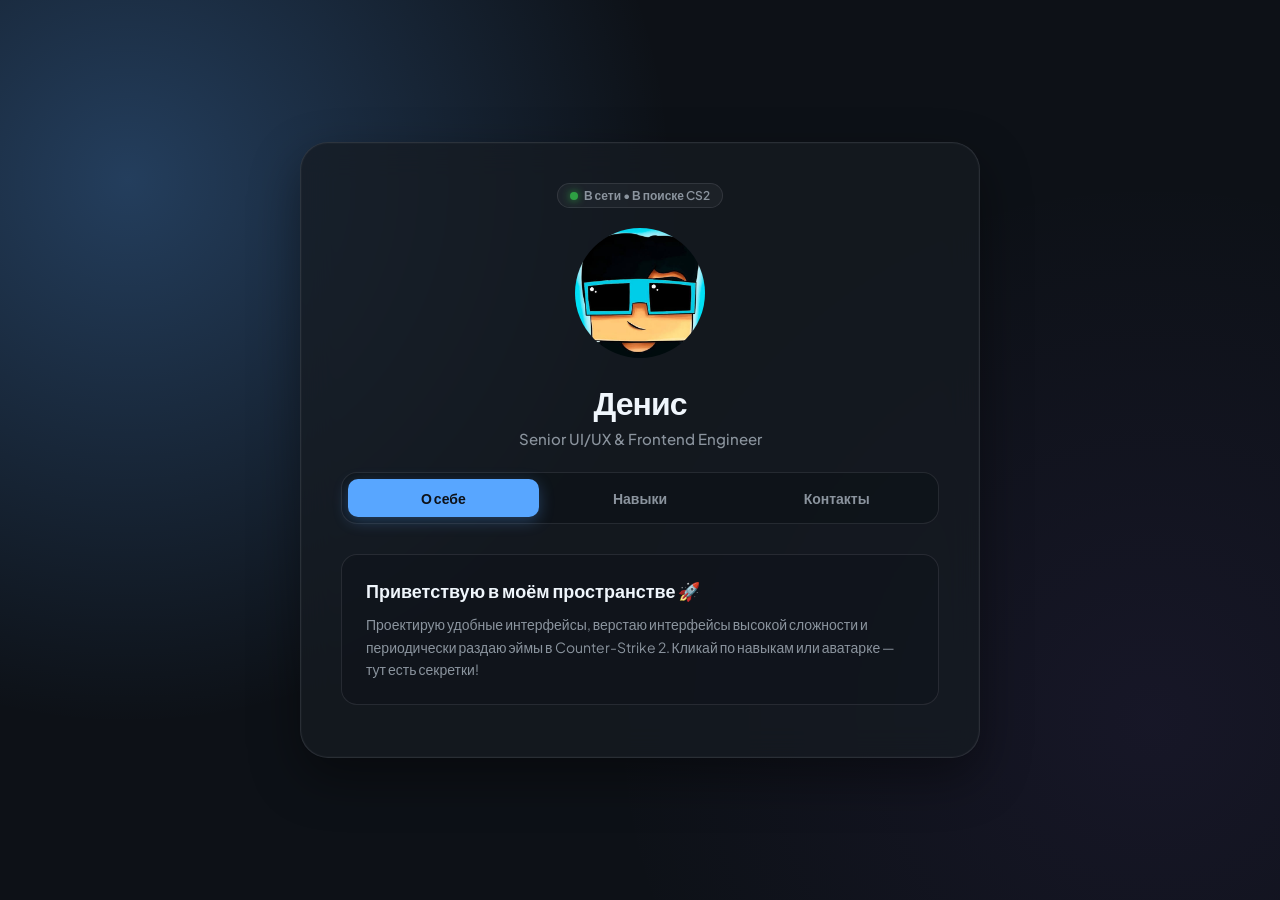
<file: students/student10.html>
<!DOCTYPE html>
<html lang="ru">
<head>
    <meta charset="UTF-8">
    <meta name="viewport" content="width=device-width, initial-scale=1.0">
    <title>Интерактивное Портфолио | Denis</title>
    <link href="https://fonts.googleapis.com/css2?family=Plus+Jakarta+Sans:wght@400;500;600;700;800&display=swap" rel="stylesheet">
    <style>
        :root {
            --bg-color: #0d1117;
            --card-bg: rgba(22, 27, 34, 0.75);
            --border-color: rgba(240, 246, 252, 0.1);
            --accent: #58a6ff;
            --accent-glow: rgba(88, 166, 255, 0.3);
            --text-primary: #f0f6fc;
            --text-secondary: #8b949e;
        }

        /* Пасхальный режим "Матрица" */
        body.matrix-mode {
            --bg-color: #051005;
            --card-bg: rgba(10, 30, 10, 0.85);
            --border-color: rgba(0, 255, 65, 0.2);
            --accent: #00ff41;
            --accent-glow: rgba(0, 255, 65, 0.4);
            --text-primary: #00ff41;
            --text-secondary: #008f11;
        }

        * {
            margin: 0;
            padding: 0;
            box-sizing: border-box;
            user-select: none;
        }

        body {
            font-family: 'Plus Jakarta Sans', sans-serif;
            background-color: var(--bg-color);
            background-image: 
                radial-gradient(circle at 10% 20%, var(--accent-glow) 0%, transparent 40%),
                radial-gradient(circle at 90% 80%, rgba(137, 87, 229, 0.08) 0%, transparent 40%);
            color: var(--text-primary);
            min-height: 100vh;
            display: flex;
            justify-content: center;
            align-items: center;
            overflow-x: hidden;
            perspective: 1000px;
            transition: background-color 0.4s ease;
        }

        /* Частицы эффектов */
        #fx-canvas {
            position: fixed;
            top: 0;
            left: 0;
            width: 100vw;
            height: 100vh;
            pointer-events: none;
            z-index: 999;
        }

        /* Полноэкранный видео-оверлей */
        #fullscreen-video-overlay {
            position: fixed;
            top: 0;
            left: 0;
            width: 100vw;
            height: 100vh;
            background-color: #000;
            z-index: 9999;
            opacity: 0;
            pointer-events: none;
            transition: opacity 0.25s ease;
            display: flex;
            justify-content: center;
            align-items: center;
        }

        #fullscreen-video-overlay.active {
            opacity: 1;
            pointer-events: auto;
        }

        #fullscreen-video-overlay video {
            width: 100%;
            height: 100%;
            object-fit: contain;
            background-color: #000;
        }

        .container {
            width: 100%;
            max-width: 720px;
            padding: 40px 20px;
            position: relative;
            z-index: 2;
        }

        .profile-card {
            background: var(--card-bg);
            backdrop-filter: blur(16px);
            -webkit-backdrop-filter: blur(16px);
            border: 1px solid var(--border-color);
            border-radius: 28px;
            padding: 40px;
            box-shadow: 0 20px 50px rgba(0, 0, 0, 0.4), 
                        0 0 0 1px rgba(255, 255, 255, 0.02) inset;
            text-align: center;
            transform-style: preserve-3d;
            transition: transform 0.1s ease-out, border-color 0.3s ease, background 0.3s ease;
        }

        /* Статус в сети */
        .status-badge {
            display: inline-flex;
            align-items: center;
            gap: 6px;
            background: rgba(255, 255, 255, 0.04);
            border: 1px solid var(--border-color);
            padding: 4px 12px;
            border-radius: 20px;
            font-size: 12px;
            font-weight: 600;
            margin-bottom: 20px;
            color: var(--text-secondary);
        }

        .status-dot {
            width: 8px;
            height: 8px;
            background-color: #2ea043;
            border-radius: 50%;
            box-shadow: 0 0 8px #2ea043;
            animation: pulse 2s infinite;
        }

        @keyframes pulse {
            0% { opacity: 1; transform: scale(1); }
            50% { opacity: 0.4; transform: scale(0.85); }
            100% { opacity: 1; transform: scale(1); }
        }

        .avatar-container {
            position: relative;
            width: 130px;
            height: 130px;
            margin: 0 auto 24px;
            cursor: pointer;
        }
        .avatar img{
            width: 200px;
            height: 200px;
        }
        .avatar-ring {
            position: absolute;
            inset: -4px;
            border-radius: 50%;
            z-index: 1;
            opacity: 0.8;
            animation: rotateGlow 6s linear infinite;
        }

        @keyframes rotateGlow {
            0% { filter: hue-rotate(0deg); }
            100% { filter: hue-rotate(360deg); }
        }

        .avatar {
            position: relative;
            width: 100%;
            height: 100%;
            border-radius: 50%;
            object-fit: cover;
            background: #161b22;
            z-index: 2;
            border: 3px solid var(--bg-color);
            transition: transform 0.3s ease;
        }

        .avatar-container:hover .avatar {
            transform: scale(0.96);
        }

        .avatar-hint {
            position: absolute;
            bottom: -32px;
            left: 50%;
            transform: translateX(-50%);
            background: rgba(88, 166, 255, 0.1);
            color: var(--accent);
            border: 1px solid var(--border-color);
            padding: 4px 10px;
            border-radius: 20px;
            font-size: 11px;
            font-weight: 600;
            white-space: nowrap;
            opacity: 0;
            transition: opacity 0.3s ease, transform 0.3s ease;
            pointer-events: none;
        }

        .avatar-container:hover .avatar-hint {
            opacity: 1;
            transform: translateX(-50%) translateY(2px);
        }

        .name {
            font-size: 32px;
            font-weight: 800;
            letter-spacing: -0.03em;
            margin-bottom: 6px;
            color: var(--text-primary);
        }

        .role {
            font-size: 15px;
            color: var(--text-secondary);
            font-weight: 500;
            margin-bottom: 24px;
        }

        .nav-tabs {
            display: flex;
            background: rgba(13, 17, 23, 0.6);
            border: 1px solid var(--border-color);
            padding: 6px;
            border-radius: 16px;
            gap: 6px;
            margin-bottom: 30px;
        }

        .tab-btn {
            flex: 1;
            background: transparent;
            border: none;
            color: var(--text-secondary);
            padding: 10px;
            font-family: inherit;
            font-size: 14px;
            font-weight: 600;
            border-radius: 10px;
            cursor: pointer;
            transition: all 0.25s ease;
        }

        .tab-btn:hover {
            color: var(--text-primary);
            background: rgba(255, 255, 255, 0.05);
        }

        .tab-btn.active {
            background: var(--accent);
            color: #0d1117;
            box-shadow: 0 4px 15px var(--accent-glow);
        }

        .tab-content {
            display: none;
            text-align: left;
            animation: fadeIn 0.35s cubic-bezier(0.16, 1, 0.3, 1);
        }

        .tab-content.active {
            display: block;
        }

        @keyframes fadeIn {
            from { opacity: 0; transform: translateY(10px); }
            to { opacity: 1; transform: translateY(0); }
        }

        .content-box {
            background: rgba(13, 17, 23, 0.4);
            border: 1px solid var(--border-color);
            border-radius: 16px;
            padding: 24px;
            margin-bottom: 12px;
        }

        .content-box h3 {
            font-size: 18px;
            font-weight: 700;
            margin-bottom: 10px;
            color: var(--text-primary);
        }

        .content-box p {
            font-size: 14px;
            color: var(--text-secondary);
            line-height: 1.6;
        }

        .skills-container {
            display: flex;
            flex-wrap: wrap;
            gap: 8px;
            margin-top: 10px;
        }

        .skill-badge {
            background: rgba(88, 166, 255, 0.08);
            border: 1px solid var(--border-color);
            color: var(--accent);
            padding: 8px 16px;
            border-radius: 12px;
            font-size: 13px;
            font-weight: 600;
            cursor: pointer;
            transition: all 0.2s ease;
        }

        .skill-badge:hover {
            transform: translateY(-2px) scale(1.05);
            background: var(--accent);
            color: #0d1117;
        }

        .social-links {
            display: grid;
            grid-template-columns: 1fr 1fr;
            gap: 12px;
        }

        .social-btn {
            display: flex;
            align-items: center;
            justify-content: center;
            gap: 8px;
            background: rgba(255, 255, 255, 0.03);
            border: 1px solid var(--border-color);
            padding: 12px;
            border-radius: 12px;
            color: var(--text-primary);
            text-decoration: none;
            font-weight: 600;
            font-size: 14px;
            transition: all 0.2s ease;
        }

        .social-btn:hover {
            background: var(--accent);
            color: #0d1117;
            border-color: var(--accent);
            transform: translateY(-2px);
        }

        .social-btn svg {
            width: 18px;
            height: 18px;
            fill: currentColor;
        }

        @media (max-width: 580px) {
            .profile-card { padding: 24px 16px; }
            .social-links { grid-template-columns: 1fr; }
        }
        .aaa{
            width: 130px;
            height: 130px;
            border-radius: 10110px;
        }
    </style>
</head>
<body>

    <canvas id="fx-canvas"></canvas>

    <!-- Полноэкранный видео-слой -->
    <div id="fullscreen-video-overlay">
        <video id="vidd-player" src="vidd.mp4" muted playsinline></video>
    </div>

    <div class="container">
        <div class="profile-card" id="tiltCard">
            <div class="status-badge">
                <span class="status-dot"></span>
                <span>В сети • В поиске CS2</span>
            </div>

            <div class="avatar-container" id="avatarTrigger">
                <div class="avatar-ring"></div>
                    <img class="aaa" src="images.jpg" alt="">
            </div>

            <h1 class="name">Денис</h1>
            <p class="role">Senior UI/UX & Frontend Engineer</p>

            <div class="nav-tabs">
                <button class="tab-btn active" onclick="switchTab('about', this)">О себе</button>
                <button class="tab-btn" onclick="switchTab('skills', this)">Навыки</button>
                <button class="tab-btn" onclick="switchTab('contacts', this)">Контакты</button>
            </div>

            <div id="about" class="tab-content active">
                <div class="content-box">
                    <h3>Приветствую в моём пространстве 🚀</h3>
                    <p>Проектирую удобные интерфейсы, верстаю интерфейсы высокой сложности и периодически раздаю эймы в Counter-Strike 2. Кликай по навыкам или аватарке — тут есть секретки!</p>
                </div>
            </div>

            <div id="skills" class="tab-content">
                <div class="content-box">
                    <h3>Технологический стек & Хоби</h3>
                    <div class="skills-container">
                        <span class="skill-badge" onclick="popParticles(event)">Tailwind CSS</span>
                        <span class="skill-badge" onclick="popParticles(event)">CS2 (Global Elite) 🎯</span>
                        <span class="skill-badge" onclick="popParticles(event)">CSS3 / Animation</span>
                        <span class="skill-badge" onclick="popParticles(event)">Figma UI/UX</span>
                        <span class="skill-badge" onclick="popParticles(event)">JavaScript / ES6+</span>
                    </div>
                </div>
            </div>

            <div id="contacts" class="tab-content">
                <div class="content-box" style="margin-bottom: 0;">
                    <h3>Давайте создадим что-то крутое</h3>
                    <div class="social-links" style="margin-top: 15px;">
                        <a href="https://t.me/" target="_blank" class="social-btn" onclick="playSound(600, 'sine', 0.1)">
                            <svg viewBox="0 0 24 24"><path d="M12 2C6.48 2 2 6.48 2 12s4.48 10 10 10 10-4.48 10-10S17.52 2 12 2zm4.64 6.8c-.15 1.58-.8 5.42-1.13 7.19-.14.75-.42 1-.68 1.03-.58.05-1.02-.38-1.58-.75-.88-.58-1.38-.94-2.23-1.5-.99-.65-.35-1.01.22-1.59.15-.15 2.71-2.48 2.76-2.69a.2.2 0 00-.05-.18c-.06-.05-.14-.03-.21-.02-.09.02-1.49.95-4.22 2.79-.4.27-.76.41-1.08.4-.36-.01-1.04-.2-1.55-.37-.63-.2-1.12-.31-1.08-.66.02-.18.27-.36.74-.55 2.92-1.27 4.86-2.11 5.83-2.51 2.78-1.16 3.35-1.36 3.73-1.36.08 0 .27.02.39.12.1.08.13.19.14.27-.01.06.01.24 0 .38z"/></svg>
                            Telegram
                        </a>
                        <a href="https://github.com/" target="_blank" class="social-btn" onclick="playSound(600, 'sine', 0.1)">
                            <svg viewBox="0 0 24 24"><path d="M12 2A10 10 0 0 0 2 12c0 4.42 2.87 8.17 6.84 9.5.5.08.66-.23.66-.5v-1.69c-2.77.6-3.36-1.34-3.36-1.34-.46-1.16-1.11-1.47-1.11-1.47-.91-.62.07-.6.07-.6 1 .07 1.53 1.03 1.53 1.03.87 1.52 2.34 1.07 2.91.83.1-.65.35-1.09.63-1.34-2.22-.25-4.55-1.11-4.55-4.92 0-1.11.38-2 1.03-2.71-.1-.25-.45-1.29.1-2.64 0 0 .84-.27 2.75 1.02.79-.22 1.65-.33 2.5-.33.85 0 1.71.11 2.5.33 1.91-1.29 2.75-1.02 2.75-1.02.55 1.35.2 2.39.1 2.64.65.71 1.03 1.6 1.03 2.71 0 3.82-2.34 4.66-4.57 4.91.36.31.69.92.69 1.85V21c0 .27.16.59.67.5C19.14 20.16 22 16.42 22 12A10 10 0 0 0 12 2z"/></svg>
                            GitHub
                        </a>
                    </div>
                </div>
            </div>
        </div>
    </div>

    <script>
        // --- 1. Синтезатор звука (Web Audio API) ---
        const audioCtx = new (window.AudioContext || window.webkitAudioContext)();
        function playSound(freq = 440, type = 'sine', duration = 0.1) {
            if (audioCtx.state === 'suspended') audioCtx.resume();
            const osc = audioCtx.createOscillator();
            const gain = audioCtx.createGain();
            osc.type = type;
            osc.frequency.setValueAtTime(freq, audioCtx.currentTime);
            gain.gain.setValueAtTime(0.05, audioCtx.currentTime);
            gain.gain.exponentialRampToValueAtTime(0.0001, audioCtx.currentTime + duration);
            osc.connect(gain);
            gain.connect(audioCtx.destination);
            osc.start();
            osc.stop(audioCtx.currentTime + duration);
        }

        // --- 2. Переключение вкладок со звуком ---
        function switchTab(tabId, btn) {
            playSound(480, 'sine', 0.08);
            document.querySelectorAll('.tab-content').forEach(el => el.classList.remove('active'));
            document.querySelectorAll('.tab-btn').forEach(el => el.classList.remove('active'));
            
            document.getElementById(tabId).classList.add('active');
            btn.classList.add('active');
        }

        // --- 3. Полноэкранное видео на 1 секунду при наведении ---
        const avatarTrigger = document.getElementById('avatarTrigger');
        const videoOverlay = document.getElementById('fullscreen-video-overlay');
        const videoPlayer = document.getElementById('vidd-player');
        let hideTimeout = null;

        avatarTrigger.addEventListener('mouseenter', () => {
            if (hideTimeout) clearTimeout(hideTimeout);
            videoOverlay.classList.add('active');
            videoPlayer.currentTime = 0;
            videoPlayer.play().catch(e => console.log("Автовоспроизведение заблокировано:", e));

            hideTimeout = setTimeout(() => {
                videoOverlay.classList.remove('active');
                videoPlayer.pause();
            }, 1000);
        });

        // --- 4. 3D Tilt эффект карточки ---
        const card = document.getElementById('tiltCard');
        document.addEventListener('mousemove', (e) => {
            const xAxis = (window.innerWidth / 2 - e.pageX) / 25;
            const yAxis = (window.innerHeight / 2 - e.pageY) / 25;
            card.style.transform = `rotateY(${xAxis}deg) rotateX(${yAxis}deg)`;
        });

        // --- 5. Эффект взрыва частиц при клике (Canvas) ---
        const canvas = document.getElementById('fx-canvas');
        const ctx = canvas.getContext('2d');
        let particles = [];

        function resizeCanvas() {
            canvas.width = window.innerWidth;
            canvas.height = window.innerHeight;
        }
        resizeCanvas();
        window.addEventListener('resize', resizeCanvas);

        function popParticles(e) {
            playSound(800, 'triangle', 0.15);
            const rect = e.target.getBoundingClientRect();
            const x = rect.left + rect.width / 2;
            const y = rect.top + rect.height / 2;

            for (let i = 0; i < 20; i++) {
                particles.push({
                    x: x,
                    y: y,
                    vx: (Math.random() - 0.5) * 8,
                    vy: (Math.random() - 0.5) * 8,
                    radius: Math.random() * 4 + 2,
                    color: `hsl(${Math.random() * 360}, 80%, 60%)`,
                    alpha: 1
                });
            }
        }

        function renderParticles() {
            ctx.clearRect(0, 0, canvas.width, canvas.height);
            particles.forEach((p, index) => {
                p.x += p.vx;
                p.y += p.vy;
                p.alpha -= 0.02;
                ctx.beginPath();
                ctx.arc(p.x, p.y, p.radius, 0, Math.PI * 2);
                ctx.fillStyle = p.color;
                ctx.globalAlpha = Math.max(0, p.alpha);
                ctx.fill();

                if (p.alpha <= 0) particles.splice(index, 1);
            });
            requestAnimationFrame(renderParticles);
        }
        renderParticles();

        // --- 6. Пасхалка: Тройной клик по аватару меняет тему на "Matrix Mode" ---
        let clickCount = 0;
        avatarTrigger.addEventListener('click', () => {
            clickCount++;
            if (clickCount === 3) {
                document.body.classList.toggle('matrix-mode');
                playSound(200, 'sawtooth', 0.4);
                clickCount = 0;
            }
            setTimeout(() => clickCount = 0, 1000);
        });
    </script>
</body>
</html>
</file>
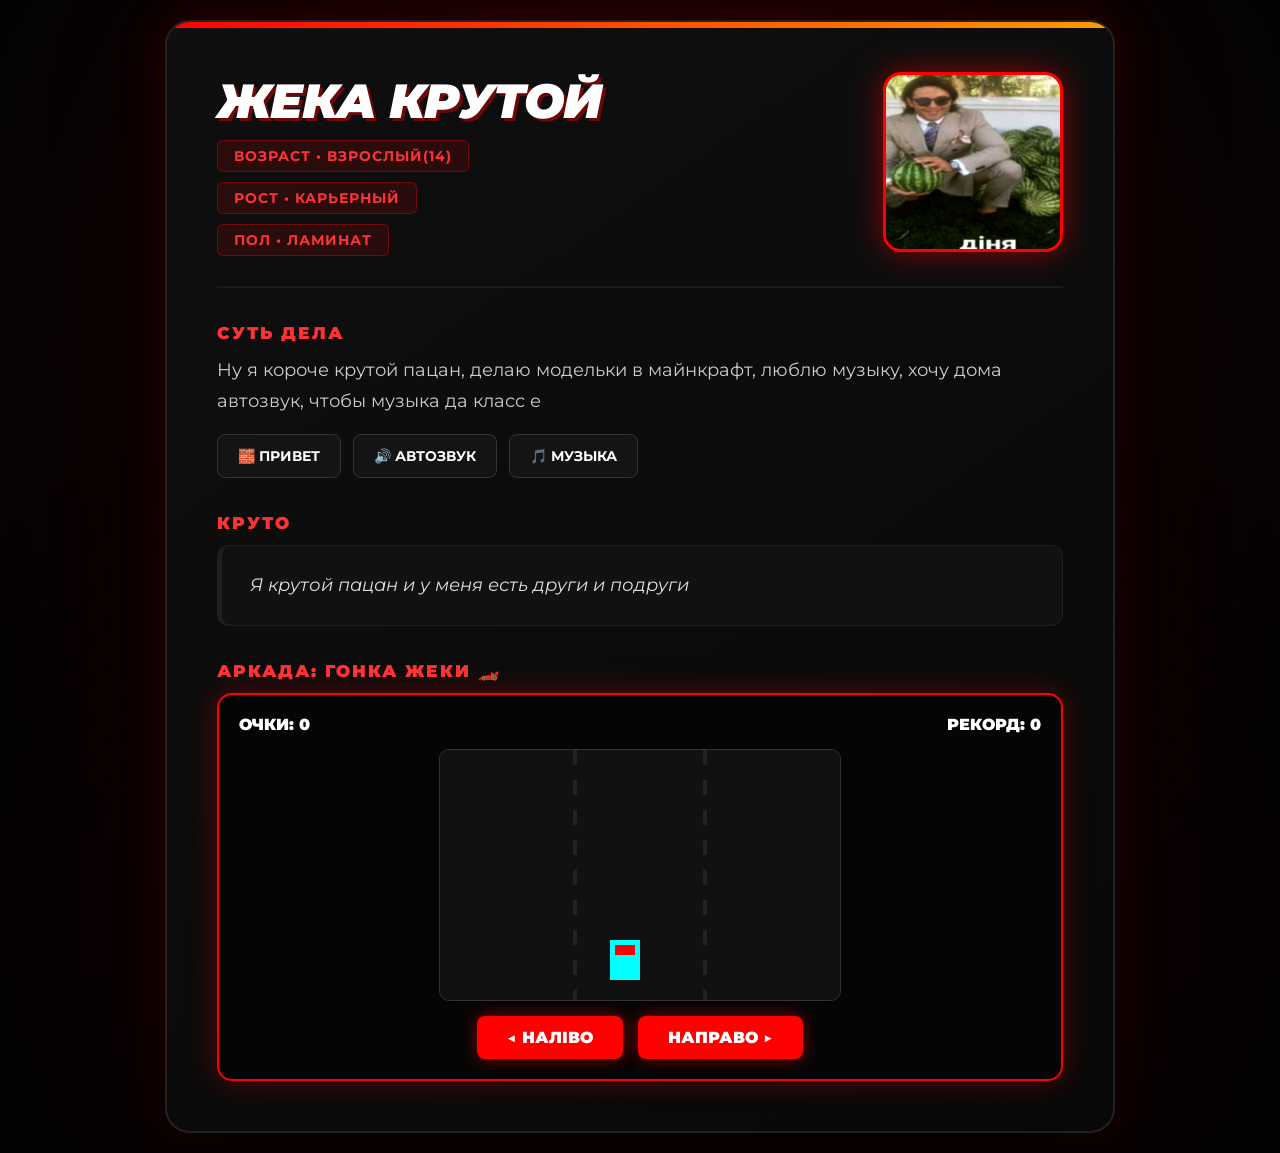
<file: students/zheka.html>
<!DOCTYPE html>
<html lang="uk">
<head>
  <meta charset="UTF-8">
  <meta name="viewport" content="width=device-width, initial-scale=1.0">
  <title>Жека Крутой | Авторитетний рух</title>
  <style>
    @import url('https://fonts.googleapis.com/css2?family=Montserrat:ital,wght@0,400;0,700;0,900;1,900&display=swap');

    * { 
      box-sizing: border-box; 
      margin: 0; 
      padding: 0; 
    }
    
    body { 
      font-family: 'Montserrat', sans-serif; 
      background: #030303; 
      color: #f0f0f0;
      display: flex; 
      justify-content: center; 
      align-items: center; 
      min-height: 100vh; 
      padding: 20px;
      overflow-x: hidden;
      background-image: 
        radial-gradient(circle at 50% 30%, #260000 0%, #030303 70%),
        repeating-linear-gradient(45deg, rgba(255,0,0,0.01) 0px, rgba(255,0,0,0.01) 2px, transparent 2px, transparent 4px);
    }

    /* Пульсуюче підсвічування днища */
    body::after {
      content: '';
      position: absolute;
      bottom: -150px;
      left: 50%;
      transform: translateX(-50%);
      width: 800px;
      height: 300px;
      background: rgba(255, 0, 0, 0.25);
      filter: blur(140px);
      z-index: -1;
      pointer-events: none;
      animation: pulseGlow 3s infinite alternate;
    }

    @keyframes pulseGlow {
      0% { opacity: 0.2; transform: translateX(-50%) scale(0.9); }
      100% { opacity: 0.5; transform: translateX(-50%) scale(1.15); }
    }
    
    .card {
      position: relative;
      background: linear-gradient(145deg, #0f0f0f, #080808);
      width: 100%;
      max-width: 950px;
      padding: 50px;
      border-radius: 25px;
      box-shadow: 0 40px 100px rgba(0, 0, 0, 0.95), 0 0 50px rgba(255, 0, 0, 0.2);
      border: 2px solid #222;
      overflow: hidden;
    }

    /* Карбонова рамка-акцент зверху */
    .card::before {
      content: '';
      position: absolute;
      top: 0;
      left: 0;
      width: 100%;
      height: 6px;
      background: linear-gradient(90deg, #ff0000, #ff9900, #ff0000, #ff0000);
      background-size: 300% 100%;
      animation: borderMove 2.5s linear infinite;
    }

    @keyframes borderMove {
      0% { background-position: 0% 0%; }
      100% { background-position: 300% 0%; }
    }
    
    .header-flex {
      display: flex;
      justify-content: space-between;
      align-items: center;
      margin-bottom: 35px;
      gap: 30px;
      border-bottom: 2px solid #1a1a1a;
      padding-bottom: 30px;
    }

    .info {
      display: flex;
      flex-direction: column;
      gap: 10px;
    }
    
    .avatar {
      width: 180px;
      height: 180px;
      border-radius: 18px;
      object-fit: cover;
      border: 3px solid #ff0000;
      box-shadow: 0 0 30px rgba(255, 0, 0, 0.5);
      filter: contrast(1.15);
      transition: all 0.4s cubic-bezier(0.175, 0.885, 0.32, 1.275);
    }

    .avatar:hover {
      transform: scale(1.06) rotate(-3deg);
      box-shadow: 0 0 60px rgba(255, 0, 0, 0.9);
    }
    
    h1 { 
      font-size: 48px; 
      font-weight: 900;
      color: #fff; 
      text-transform: uppercase;
      font-style: italic;
      letter-spacing: -1px;
      text-shadow: 3px 3px 0px rgba(255, 0, 0, 0.4);
    }
    
    .age { 
      display: inline-block;
      font-size: 14px; 
      color: #ff3333; 
      background: rgba(255, 0, 0, 0.12);
      padding: 6px 16px;
      border-radius: 6px;
      font-weight: 700; 
      border: 1px solid rgba(255, 0, 0, 0.35);
      text-transform: uppercase;
      letter-spacing: 1px;
      width: fit-content;
    }
    
    .block { 
      margin-top: 35px; 
    }
    
    .block h2 { 
      font-size: 17px; 
      color: #ff3333; 
      text-transform: uppercase; 
      letter-spacing: 2px; 
      margin-bottom: 12px; 
      font-weight: 900;
      display: flex;
      align-items: center;
      gap: 10px;
    }
    
    .block p { 
      font-size: 18px; 
      color: #cccccc; 
      line-height: 1.7; 
    }

    /* Теги */
    .tags {
      display: flex;
      gap: 12px;
      flex-wrap: wrap;
      margin-top: 18px;
    }

    .tag {
      background: #141414;
      color: #fff;
      padding: 12px 20px;
      border-radius: 8px;
      font-size: 14px;
      font-weight: 700;
      border: 1px solid #333;
      text-transform: uppercase;
      transition: all 0.3s cubic-bezier(0.175, 0.885, 0.32, 1.275);
      cursor: pointer;
    }

    .tag:hover {
      background: #ff0000;
      border-color: #ff0000;
      box-shadow: 0 0 25px rgba(255, 0, 0, 0.8);
      transform: translateY(-6px) scale(1.06);
    }
    
    .fact-box {
      background: #111;
      padding: 24px 28px;
      border-radius: 12px;
      border-left: 5px solid #ff0000;
      border: 1px solid #1f1f1f;
      border-left-width: 5px;
    }

    .fact-box p {
      color: #ddd;
      font-style: italic;
    }

    /* КРУТА АРКАДНА ГРА */
    .arcade-container {
      background: #050505;
      border: 2px solid #ff0000;
      border-radius: 15px;
      padding: 20px;
      text-align: center;
      box-shadow: 0 0 30px rgba(255, 0, 0, 0.3);
    }

    .arcade-header {
      display: flex;
      justify-content: space-between;
      color: #fff;
      font-weight: 900;
      font-size: 16px;
      margin-bottom: 15px;
      text-transform: uppercase;
    }

    canvas {
      background: #111;
      border-radius: 10px;
      display: block;
      margin: 0 auto;
      border: 1px solid #333;
      box-shadow: inset 0 0 15px rgba(0,0,0,0.8);
    }

    .arcade-controls {
      display: flex;
      justify-content: center;
      gap: 15px;
      margin-top: 15px;
    }

    .arcade-btn {
      background: #ff0000;
      color: #fff;
      border: none;
      padding: 12px 30px;
      font-size: 16px;
      font-weight: 900;
      text-transform: uppercase;
      border-radius: 8px;
      cursor: pointer;
      box-shadow: 0 0 15px rgba(255, 0, 0, 0.5);
      font-family: 'Montserrat', sans-serif;
      transition: 0.1s;
    }

    .arcade-btn:active {
      transform: scale(0.95);
      background: #cc0000;
    }

    /* Адаптив */
    @media (max-width: 700px) {
      .header-flex {
        flex-direction: column-reverse;
        text-align: center;
      }
      .info { align-items: center; }
      .card { padding: 30px 20px; }
      h1 { font-size: 36px; }
      .tags { justify-content: center; }
    }
  </style>
</head>
<body>

  <div class="card">
    <div class="header-flex">
      <div class="info">
        <h1>Жека Крутой</h1>
        <span class="age">Возраст • Взрослый(14)</span>
        <span class="age">Рост • Карьерный</span>
        <span class="age">Пол • Ламинат</span>
      </div>
      <div class="avatar-wrapper">
        <img src="qwe.jpg" alt="Жека Крутой" class="avatar">
      </div>
    </div>

    <div class="block">
      <h2>Суть дела</h2>
      <p>Ну я короче крутой пацан, делаю модельки в майнкрафт, люблю музыку, хочу дома автозвук, чтобы музыка да класс е</p>
      
      <div class="tags">
        <span class="tag">🧱 привет</span>
        <span class="tag">🔊 автозвук</span>
        <span class="tag">🎵 музыка</span>
      </div>
    </div>

    <div class="block">
      <h2>Круто</h2>
      <div class="fact-box">
        <p>Я крутой пацан и у меня есть други и подруги</p>
      </div>
    </div>

    <!-- АРКАДНА ГРА -->
    <div class="block">
      <h2>Аркада: Гонка Жеки 🏎️</h2>
      <div class="arcade-container">
        <div class="arcade-header">
          <span id="scoreText">Очки: 0</span>
          <span id="recordText">Рекорд: 0</span>
        </div>
        <canvas id="gameCanvas" width="400" height="250"></canvas>
        <div class="arcade-controls">
          <button class="arcade-btn" onclick="moveLeft()">◀ НАЛІВО</button>
          <button class="arcade-btn" onclick="moveRight()">НАПРАВО ▶</button>
        </div>
      </div>
    </div>
  </div>

  <script>
    const canvas = document.getElementById("gameCanvas");
    const ctx = canvas.getContext("2d");

    let score = 0;
    let record = 0;
    let isGameOver = false;

    // Машинка Жеки (три лінії: x = 85, 185, 285)
    let lanes = [85, 185, 285];
    let playerLane = 1; // середня лінія
    let playerY = 190;

    // Перешкоди
    let obstacles = [];

    function moveLeft() {
      if (isGameOver) { resetGame(); return; }
      if (playerLane > 0) playerLane--;
    }

    function moveRight() {
      if (isGameOver) { resetGame(); return; }
      if (playerLane < 2) playerLane++;
    }

    // Керування клавіатурою (стрілочки або A/D)
    window.addEventListener("keydown", (e) => {
      if (e.key === "ArrowLeft" || e.key === "a" || e.key === "ф") moveLeft();
      if (e.key === "ArrowRight" || e.key === "d" || e.key === "в") moveRight();
    });

    function spawnObstacle() {
      let randomLane = Math.floor(Math.random() * 3);
      obstacles.push({
        lane: randomLane,
        y: -40,
        width: 30,
        height: 50,
        color: Math.random() > 0.5 ? "#ff0000" : "#ff9900"
      });
    }

    function resetGame() {
      score = 0;
      obstacles = [];
      isGameOver = false;
      playerLane = 1;
    }

    let frameCount = 0;
    function update() {
      if (!isGameOver) {
        frameCount++;
        if (frameCount % 60 === 0) {
          spawnObstacle();
          score += 10;
          if (score > record) record = score;
        }

        // Рух перешкод вниз
        for (let i = obstacles.length - 1; i >= 0; i--) {
          obstacles[i].y += 4;

          // Перевірка зіткнення
          let targetX = lanes[obstacles[i].lane];
          let playerX = lanes[playerLane];

          if (
            obstacles[i].y + obstacles[i].height >= playerY &&
            obstacles[i].y <= playerY + 40 &&
            Math.abs(targetX - playerX) < 20
          ) {
            isGameOver = true;
          }

          // Видалення за екраном
          if (obstacles[i].y > canvas.height) {
            obstacles.splice(i, 1);
          }
        }
      }

      draw();
      requestAnimationFrame(update);
    }

    function draw() {
      // Очистка екрана
      ctx.fillStyle = "#111";
      ctx.fillRect(0, 0, canvas.width, canvas.height);

      // Малюємо дороги (смуги)
      ctx.strokeStyle = "#222";
      ctx.lineWidth = 4;
      ctx.setLineDash([15, 15]);
      ctx.beginPath();
      ctx.moveTo(135, 0); ctx.lineTo(135, canvas.height);
      ctx.moveTo(265, 0); ctx.lineTo(265, canvas.height);
      ctx.stroke();
      ctx.setLineDash([]);

      // Малюємо перешкоди (поліція / дерева)
      for (let obs of obstacles) {
        ctx.fillStyle = obs.color;
        ctx.fillRect(lanes[obs.lane] - 15, obs.y, obs.width, obs.height);
        // Віконце перешкоди
        ctx.fillStyle = "#fff";
        ctx.fillRect(lanes[obs.lane] - 10, obs.y + 5, 20, 10);
      }

      // Малюємо тачку Жеки
      let px = lanes[playerLane];
      ctx.fillStyle = "#00ffff";
      ctx.fillRect(px - 15, playerY, 30, 40); // Корпус
      ctx.fillStyle = "#ff0000";
      ctx.fillRect(px - 10, playerY + 5, 20, 10); // Лобове скло

      // Текст очок
      document.getElementById("scoreText").innerText = "Очки: " + score;
      document.getElementById("recordText").innerText = "Рекорд: " + record;

      // Якщо кінець гри
      if (isGameOver) {
        ctx.fillStyle = "rgba(0, 0, 0, 0.8)";
        ctx.fillRect(0, 0, canvas.width, canvas.height);
        
        ctx.fillStyle = "#ff0000";
        ctx.font = "bold 24px Montserrat";
        ctx.textAlign = "center";
        ctx.fillText("АВТОРИТЕТ ЗБИТИЙ!", canvas.width / 2, canvas.height / 2 - 10);

        ctx.fillStyle = "#fff";
        ctx.font = "14px Montserrat";
        ctx.fillText("Тисни кнопки ще раз для старту", canvas.width / 2, canvas.height / 2 + 25);
      }
    }

    // Запуск гри
    update();
  </script>

</body>
</html>
</file>
<file: style.css>
body {
            min-height: 100vh;

            background: linear-gradient(
                120deg,
                #6a5af97b,
                #d846ef73,
                #06b5d47a,
                #6a5af970
            );

            background-size: 300% 300%;

            animation: gradientMove 10s ease infinite;
        }

        @keyframes gradientMove {
            0% {
                background-position: 0% 50%;
            }

            50% {
                background-position: 100% 50%;
            }

            100% {
                background-position: 0% 50%;
            }
        }
* {
    margin: 0;
    padding: 0;
    box-sizing: border-box;
}

html {
    scroll-behavior: smooth;
}

body {
    font-family: Arial, Helvetica, sans-serif;
    color: #111a35;
    line-height: 1.6;
}

a {
    text-decoration: none;
    color: inherit;
}

.container {
    width: min(1180px, 90%);
    margin: 0 auto;
}



/* =========================
   HEADER
========================= */

.header {
    position: sticky;
    top: 0;
    z-index: 100;

    background: rgba(255,255,255,0.92);
    backdrop-filter: blur(15px);

    border-bottom: 1px solid #ececf5;
}

.nav {
    min-height: 76px;

    display: flex;
    align-items: center;
    justify-content: space-between;
}

.logo {
    display: flex;
    align-items: center;
    gap: 10px;

    font-weight: 800;
    font-size: 23px;
}

.logo span {
    font-size: 30px;
    color: #6548e8;
}

nav {
    display: flex;
    gap: 32px;
}

nav a {
    position: relative;
    font-size: 15px;
    transition: 0.3s;
}

nav a:hover {
    color: #6548e8;
}

nav a::after {
    content: "";

    position: absolute;
    bottom: -8px;
    left: 0;

    width: 0;
    height: 2px;

    background: #6548e8;

    transition: 0.3s;
}

nav a:hover::after {
    width: 100%;
}



/* =========================
   HERO
========================= */

.hero {
    padding: 90px 0 70px;

    background:
        radial-gradient(
            circle at 75% 30%,
            #f0ecff 0,
            transparent 32%
        ),
        linear-gradient(
            180deg,
            #ffffff,
            #fbfaff
        );
}

.hero-content {
    display: grid;
    grid-template-columns: 1fr 1fr;
    align-items: center;
    gap: 60px;
}

.small-title {
    color: #6848e7;

    font-size: 13px;
    font-weight: 800;

    letter-spacing: 2px;

    margin-bottom: 12px;
}

.hero h1 {
    font-size: clamp(55px, 7vw, 88px);
    line-height: 1;
    letter-spacing: -4px;

    margin-bottom: 25px;
}

.hero h1 span {
    color: #6848e7;
}

.hero h2 {
    font-size: 27px;
    line-height: 1.4;

    margin-bottom: 20px;
}

.hero-text > p:not(.small-title) {
    max-width: 560px;

    color: #61677a;

    font-size: 17px;
}

.hero-buttons {
    display: flex;
    gap: 16px;

    margin-top: 32px;
}

.button {
    display: inline-block;

    padding: 14px 25px;

    border-radius: 9px;

    font-weight: 600;

    transition: 0.3s;
}

.primary {
    color: white;

    background: linear-gradient(
        135deg,
        #6243df,
        #805cf5
    );
}

.primary:hover {
    transform: translateY(-3px);

    box-shadow: 0 12px 25px
        rgba(100,72,230,0.25);
}

.secondary {
    color: #6243df;
    border: 1px solid #7658eb;
}

.secondary:hover {
    background: #f5f2ff;
}



/* =========================
   HERO IMAGE
========================= */

.hero-image {
    position: relative;

    min-height: 390px;

    display: flex;
    align-items: center;
    justify-content: center;

    border-radius: 40px;

    background:
        linear-gradient(
            135deg,
            #f7f5ff,
            #eeeaff
        );
}

.team-illustration {
    display: flex;
    align-items: center;
    justify-content: center;

    gap: 5px;
}

.person {
    font-size: 75px;

    filter:
        drop-shadow(
            0 15px 13px
            rgba(50,40,100,0.12)
        );
}

.person:nth-child(2),
.person:nth-child(3) {
    transform: translateY(20px);
}

.code-decoration {
    position: absolute;

    display: flex;
    justify-content: center;
    align-items: center;

    color: white;
    background: #7457e9;

    border-radius: 14px;

    font-weight: bold;
}

.code-one {
    width: 70px;
    height: 48px;

    top: 35px;
    left: 50px;

    font-size: 20px;

    transform: rotate(-6deg);
}



/* =========================
   SECTION
========================= */

.section {
    padding: 90px 0;
}

.section-title {
    text-align: center;

    margin-bottom: 50px;
}

.section-title > span {
    color: #6c4ce5;

    font-size: 12px;
    font-weight: 800;

    letter-spacing: 2px;
}

.section-title h2 {
    font-size: 38px;

    margin: 6px 0;
}

.section-title p {
    color: #72778a;
}



/* =========================
   TEAM
========================= */

.team-grid {
    display: grid;

    grid-template-columns:
        repeat(7, 1fr);

    gap: 16px;
}

.student-card {
    min-height: 180px;

    display: flex;
    flex-direction: column;
    align-items: center;
    justify-content: center;

    padding: 22px 15px;

    text-align: center;

    border: 1px solid #e7e5f2;

    border-radius: 16px;

    background: white;

    transition: 0.3s;
}

.student-card:hover {
    transform: translateY(-7px);

    border-color: #8873ed;

    box-shadow:
        0 18px 40px
        rgba(79,60,160,0.12);
}

.number {
    width: 65px;
    height: 65px;

    display: flex;
    justify-content: center;
    align-items: center;

    margin-bottom: 15px;

    border-radius: 50%;

    background: #efecff;

    color: #5637d8;

    font-size: 25px;
    font-weight: 800;
}

.student-card h3 {
    font-size: 17px;
}

.student-card span {
    margin-top: 7px;

    color: #817b92;

    font-size: 11px;

    opacity: 0;

    transition: 0.3s;
}

.student-card:hover span {
    opacity: 1;
}



/* =========================
   PROJECTS
========================= */

.projects-section {
    background: #fafaff;
}

.projects-grid {
    display: grid;

    grid-template-columns:
        repeat(3, 1fr);

    gap: 24px;
}

.project-card {
    overflow: hidden;

    background: white;

    border: 1px solid #e8e6f0;

    border-radius: 20px;

    transition: 0.3s;
}

.project-card:hover {
    transform: translateY(-8px);

    box-shadow:
        0 22px 50px
        rgba(60,50,120,0.12);
}

.project-preview {
    height: 230px;

    display: flex;
    align-items: center;
    justify-content: center;

    padding: 25px;
}

.purple {
    background:
        linear-gradient(
            135deg,
            #ede7ff,
            #f8f6ff
        );
}

.blue {
    background:
        linear-gradient(
            135deg,
            #e9f4ff,
            #f5faff
        );
}

.dark {
    background:
        linear-gradient(
            135deg,
            #10172e,
            #242951
        );
}



/* fake browser */

.browser {
    width: 90%;

    background: white;

    border-radius: 9px;

    box-shadow:
        0 20px 40px
        rgba(70,50,130,0.14);

    overflow: hidden;
}

.browser-top {
    height: 25px;

    background: #f2f2fa;

    display: flex;
    gap: 5px;
    align-items: center;

    padding-left: 10px;
}

.browser-top i {
    width: 6px;
    height: 6px;

    background: #a78fff;

    border-radius: 50%;
}

.portfolio-preview {
    padding: 15px;

    display: grid;
    grid-template-columns:
        repeat(3,1fr);

    gap: 8px;
}

.portfolio-preview div {
    height: 80px;

    border-radius: 6px;

    background:
        linear-gradient(
            135deg,
            #6c49e7,
            #b29fff
        );
}

.shop-icon {
    font-size: 95px;
}

.spotify-icon {
    width: 115px;
    height: 115px;

    display: flex;
    align-items: center;
    justify-content: center;

    border-radius: 50%;

    color: white;
    background: #7758e9;

    font-size: 65px;
}



/* PROJECT CONTENT */

.project-content {
    padding: 27px;
}

.project-number {
    color: #7051e5;

    font-size: 11px;
    font-weight: 800;

    letter-spacing: 1.5px;
}

.project-content h3 {
    font-size: 24px;

    margin: 8px 0;
}

.project-content p {
    color: #74798a;

    min-height: 80px;
}

.tags {
    display: flex;
    flex-wrap: wrap;

    gap: 8px;

    margin-top: 18px;
}

.tags span {
    padding: 6px 11px;

    border-radius: 20px;

    background: #f0edff;

    color: #6545df;

    font-size: 12px;
    font-weight: 600;
}



/* =========================
   SKILLS / REACT
========================= */

.knowledge-section {
    background: white;
}

.knowledge-grid {
    display: grid;

    grid-template-columns: 1fr 1fr;

    gap: 25px;
}

.info-card {
    padding: 42px;

    border: 1px solid #e8e7f0;

    border-radius: 22px;

    background:
        linear-gradient(
            135deg,
            #ffffff,
            #faf9ff
        );
}

.info-label {
    color: #6848e7;

    font-size: 11px;
    font-weight: 800;

    letter-spacing: 2px;

    margin-bottom: 5px;
}

.info-card h2 {
    font-size: 30px;

    margin-bottom: 28px;
}

.skill-list {
    list-style: none;

    display: grid;

    gap: 14px;
}

.skill-list li {
    display: flex;
    align-items: center;
    gap: 12px;
}

.skill-list li span {
    width: 24px;
    height: 24px;

    flex-shrink: 0;

    display: flex;
    justify-content: center;
    align-items: center;

    border-radius: 50%;

    color: #6546e4;
    background: #eeeaff;

    font-size: 12px;
    font-weight: 800;
}



/* =========================
   REACT
========================= */

.react-content {
    display: grid;

    grid-template-columns:
        170px 1fr;

    align-items: center;

    gap: 30px;
}

.react-logo {
    min-height: 190px;

    display: flex;
    flex-direction: column;
    align-items: center;
    justify-content: center;

    border: 1px solid #dedbea;

    border-radius: 16px;

    color: #2abfe5;

    font-size: 90px;
}

.react-logo strong {
    font-size: 25px;
}



/* =========================
   FOOTER
========================= */

footer {
    padding: 35px 0;

    border-top: 1px solid #ebeaf1;
}

.footer-content {
    display: flex;
    justify-content: space-between;
    align-items: center;

    color: #777b8d;
}



/* =========================
   TABLET
========================= */

@media (max-width: 1050px) {

    .team-grid {
        grid-template-columns:
            repeat(4, 1fr);
    }

    .projects-grid {
        grid-template-columns: 1fr;
    }

    .project-card {
        max-width: 700px;
        margin: 0 auto;
    }

}



/* =========================
   MOBILE
========================= */

@media (max-width: 800px) {

    nav {
        display: none;
    }

    .hero {
        padding-top: 50px;
    }

    .hero-content {
        grid-template-columns: 1fr;
    }

    .hero-text {
        text-align: center;
    }

    .hero-buttons {
        justify-content: center;
    }

    .hero-image {
        min-height: 300px;
    }

    .person {
        font-size: 50px;
    }

    .team-grid {
        grid-template-columns:
            repeat(2, 1fr);
    }

    .knowledge-grid {
        grid-template-columns: 1fr;
    }

    .react-content {
        grid-template-columns: 1fr;
    }

    .footer-content {
        flex-direction: column;
        gap: 18px;

        text-align: center;
    }

}



@media (max-width: 500px) {

    .hero h1 {
        font-size: 52px;
    }

    .hero h2 {
        font-size: 22px;
    }

    .section {
        padding: 65px 0;
    }

    .section-title h2 {
        font-size: 30px;
    }

    .team-grid {
        grid-template-columns:
            1fr 1fr;
    }

    .student-card {
        min-height: 145px;
    }

    .person {
        font-size: 40px;
    }

    .info-card {
        padding: 27px;
    }

}
</file>
